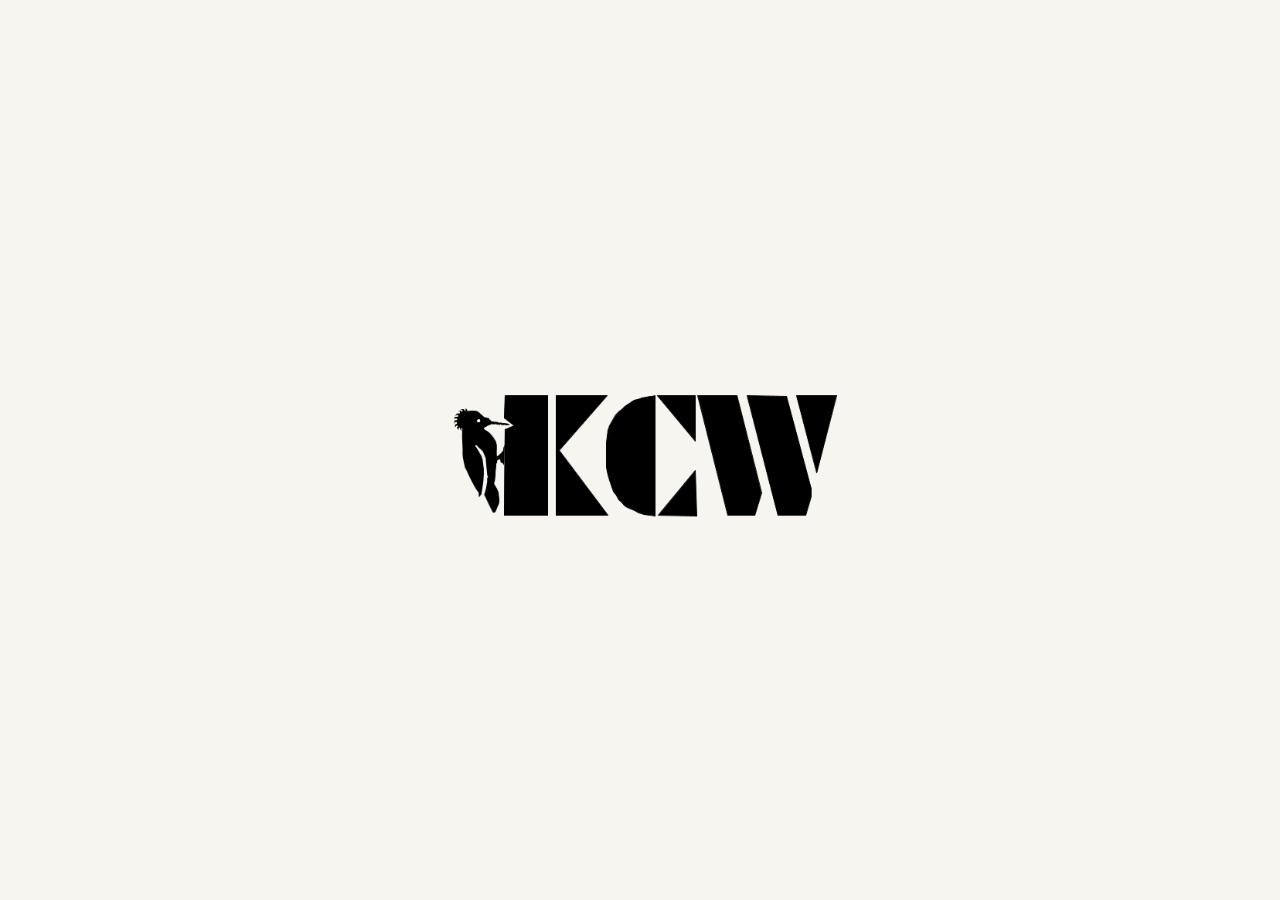
<file: index.html>
<!DOCTYPE html>
<html lang="en">
<head>
  <meta charset="UTF-8">
  <meta name="viewport" content="width=device-width, initial-scale=1.0">
  <meta name="description" content="KCW — Khizar's Custom Wood Work. Premium custom cabinetry, millwork, and bespoke woodwork in the Greater Toronto Area.">
  <title>KCW — Khizar's Custom Wood Work</title>
  <link rel="preconnect" href="https://fonts.googleapis.com">
  <link rel="preconnect" href="https://fonts.gstatic.com" crossorigin>
  <link href="https://fonts.googleapis.com/css2?family=Bebas+Neue&family=Cormorant+Garamond:ital,wght@0,400;0,500;0,600;0,700;1,400;1,500&family=Inter:wght@300;400;450;500;600&display=swap" rel="stylesheet">
  <link rel="stylesheet" href="css/styles.css">
</head>
<body data-page="home">

  <!-- Splash overlay -->
  <div class="splash" id="splash">
    <div class="splash-logo">
      <img src="assets/kcwlogo.png" alt="KCW Logo" class="splash-logo-dark" id="logoDark">
    </div>
  </div>

  <!-- Animated border line -->
  <svg class="hero-border-frame" xmlns="http://www.w3.org/2000/svg" viewBox="0 0 1000 560" preserveAspectRatio="none" aria-hidden="true">
    <rect class="hero-border-track" x="3" y="3" width="994" height="554"/>
    <rect class="hero-border-line"  x="3" y="3" width="994" height="554"/>
  </svg>

  <!-- Header injected by templates.js -->
  <div id="site-header" data-active="home"></div>

  <!-- Hero — fills viewport, no scroll -->
  <section class="hero" id="home">
    <div class="hero-bg">
      <video class="hero-bg-video" autoplay muted loop playsinline>
        <source src="assets/forest-bg.mp4" type="video/mp4">
      </video>
    </div>
    <div class="hero-center-logo">
      <img src="assets/kcw white logo .png" alt="KCW Logo" class="hero-logo">
    </div>
  </section>

  <script src="https://cdn.jsdelivr.net/npm/gsap@3.12.5/dist/gsap.min.js"></script>
  <script src="js/data.js"></script>
  <script src="js/templates.js"></script>
  <script src="js/main.js"></script>
</body>
</html>
</file>
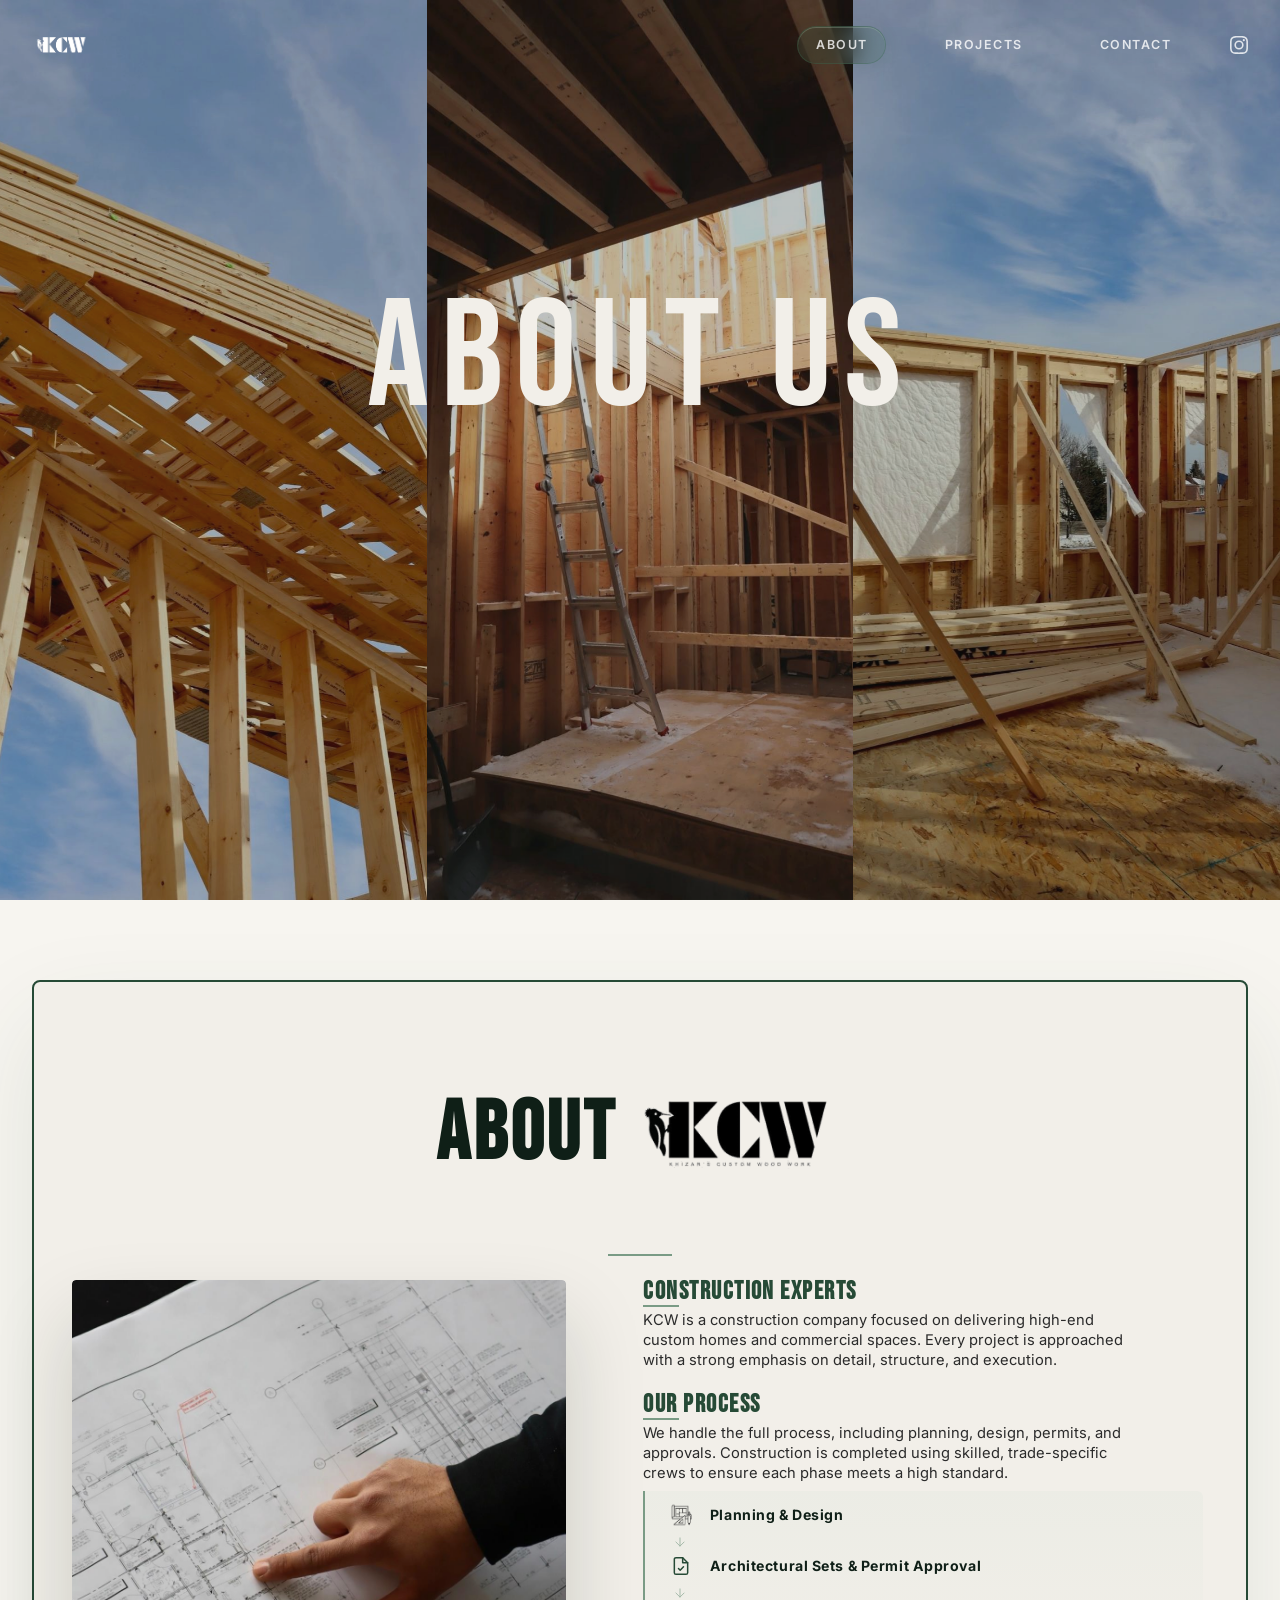
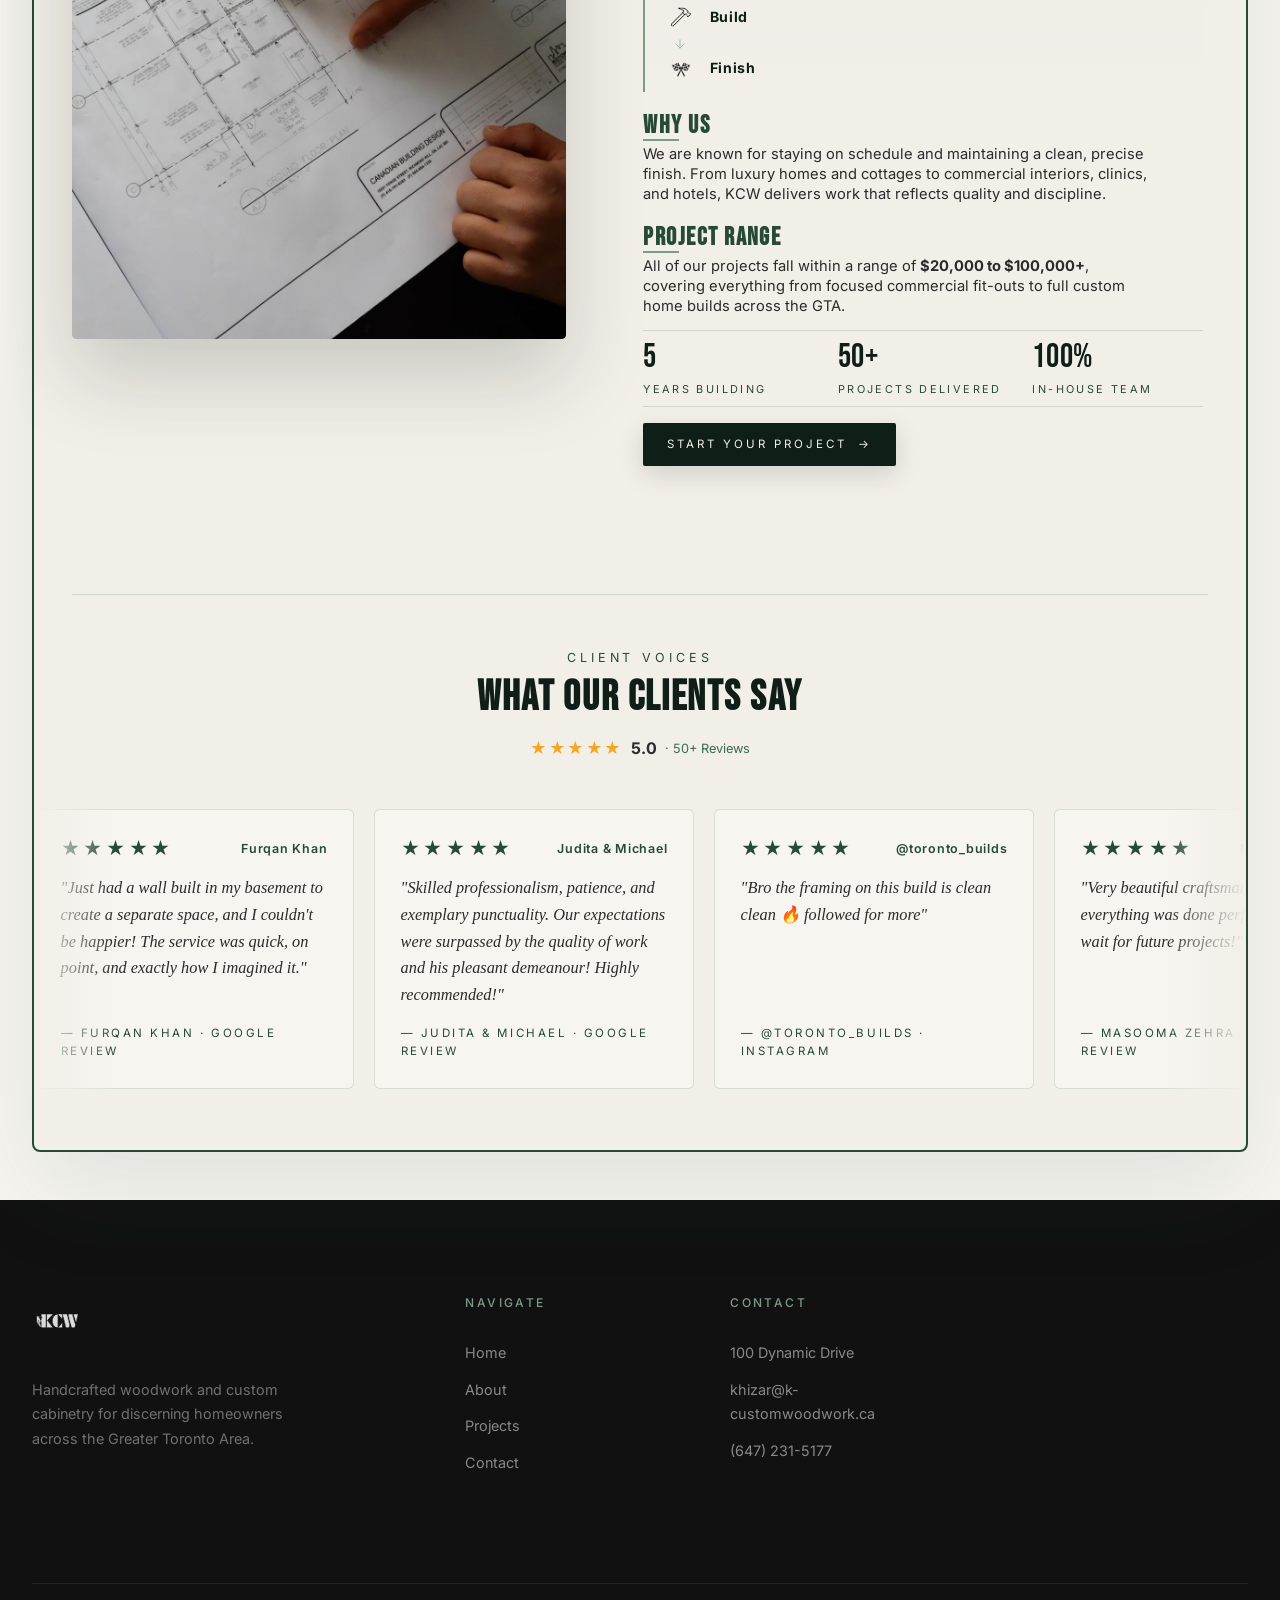
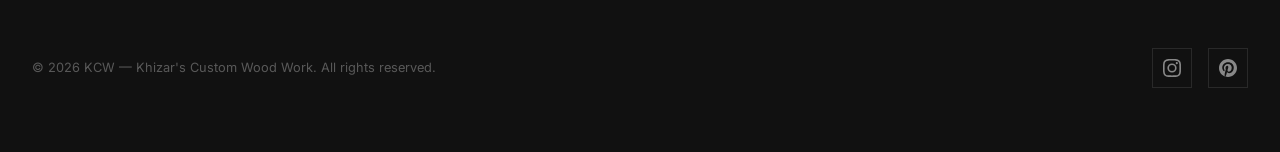
<file: about.html>
<!DOCTYPE html>
<html lang="en">
<head>
  <meta charset="UTF-8">
  <meta name="viewport" content="width=device-width, initial-scale=1.0">
  <meta name="description" content="About KCW — a construction company delivering high-end custom homes and commercial spaces across the Greater Toronto Area. 50+ projects, 5 years, 100% in-house team.">
  <meta property="og:title" content="About KCW | Custom Home Builder &amp; Commercial Contractor GTA">
  <meta property="og:description" content="KCW handles the full process — planning, design, permits, and construction — using skilled trade-specific crews to ensure every phase meets a high standard.">
  <meta property="og:type" content="website">
  <meta name="twitter:card" content="summary_large_image">
  <title>About KCW | Custom Home Builder &amp; Commercial Contractor Toronto</title>
  <link rel="preconnect" href="https://fonts.googleapis.com">
  <link rel="preconnect" href="https://fonts.gstatic.com" crossorigin>
  <link href="https://fonts.googleapis.com/css2?family=Bebas+Neue&family=Cormorant+Garamond:ital,wght@0,400;0,500;0,600;0,700;1,400;1,500&family=Inter:wght@300;400;450;500;600&display=swap" rel="stylesheet">
  <link rel="stylesheet" href="css/styles.css">
  <script>if(sessionStorage.getItem('pt-active')){document.documentElement.style.opacity='0';}</script>
</head>
<body data-page="about">

  <div id="site-header" data-active="about"></div>

  <section id="about">

    <!-- K C W Image Grid -->
    <div class="page-hero-grid" id="heroGrid">
      <div class="hero-grid-item">
        <div class="hero-grid-bg"></div>
        <div class="hero-grid-image" style="background-image: url('assets/about-hero-k.jpg');"></div>
        <div class="hero-grid-overlay"></div>
        <div class="hero-grid-letter">
          <img src="assets/letter-k.png" alt="K" class="letter-img">
        </div>
      </div>
      <div class="hero-grid-item">
        <div class="hero-grid-bg"></div>
        <div class="hero-grid-image" style="background-image: url('assets/4.jpg');"></div>
        <div class="hero-grid-overlay"></div>
        <div class="hero-grid-letter">
          <img src="assets/letter-c.png" alt="C" class="letter-img">
        </div>
      </div>
      <div class="hero-grid-item">
        <div class="hero-grid-bg"></div>
        <div class="hero-grid-image" style="background-image: url('assets/framing-exterior-lumber.jpg');"></div>
        <div class="hero-grid-overlay"></div>
        <div class="hero-grid-letter">
          <img src="assets/letter-w.png" alt="W" class="letter-img">
        </div>
      </div>
      <div class="about-hero-title">About Us</div>
    </div>

    <div class="about-intro" id="about-intro">
      <div class="container">
        <div class="about-frame reveal">

          <div class="about-frame-header">
            <h2 class="about-heading">
              <span>About</span>
              <img src="assets/logo-dark.png" alt="KCW" class="about-heading-logo">
            </h2>
            <div class="about-frame-rule"></div>
          </div>

          <div class="about-layout">
            <div class="about-media">
              <div class="about-founder-img" id="founderSlideshow">
                <img src="assets/1.jpg" alt="KCW project photo" class="founder-slide is-active">
                <img src="assets/2.jpg" alt="KCW project photo" class="founder-slide">
                <img src="assets/3.jpg" alt="KCW project photo" class="founder-slide">
                <img src="assets/4.jpg" alt="KCW project photo" class="founder-slide">
                <img src="assets/5.jpg" alt="KCW project photo" class="founder-slide">
                <img src="assets/6.jpg" alt="KCW project photo" class="founder-slide">
                <img src="assets/7.jpg" alt="KCW project photo" class="founder-slide">
                <img src="assets/8.jpg" alt="KCW project photo" class="founder-slide">
                <img src="assets/9.jpg" alt="KCW project photo" class="founder-slide">
                <img src="assets/10.jpg" alt="KCW project photo" class="founder-slide">
              </div>
            </div>

            <div class="about-content">

              <section class="about-block">
                <h3 class="about-block-title">Construction Experts</h3>
                <p>KCW is a construction company focused on delivering high-end custom homes and commercial spaces. Every project is approached with a strong emphasis on detail, structure, and execution.</p>
              </section>

              <section class="about-block">
                <h3 class="about-block-title">Our Process</h3>
                <p>We handle the full process, including planning, design, permits, and approvals. Construction is completed using skilled, trade-specific crews to ensure each phase meets a high standard.</p>

                <ol class="process-flow" aria-label="Our four-step build process">
                  <li class="process-step">
                    <span class="process-step-icon" aria-hidden="true">
                      <img src="assets/blueprint.png" alt="Blueprint">
                    </span>
                    <span class="process-step-label">Planning &amp; Design</span>
                  </li>
                  <li class="process-step-arrow" aria-hidden="true">
                    <svg viewBox="0 0 24 24" fill="none" stroke="currentColor" stroke-width="1.5" stroke-linecap="round" stroke-linejoin="round">
                      <line x1="12" y1="5" x2="12" y2="19"/>
                      <polyline points="19 12 12 19 5 12"/>
                    </svg>
                  </li>
                  <li class="process-step">
                    <span class="process-step-icon" aria-hidden="true">
                      <!-- Stamped document — Permit Approval -->
                      <svg viewBox="0 0 24 24" fill="none" stroke="currentColor" stroke-width="1.8" stroke-linecap="round" stroke-linejoin="round">
                        <path d="M14 2H6a2 2 0 0 0-2 2v16a2 2 0 0 0 2 2h12a2 2 0 0 0 2-2V8z"/>
                        <polyline points="14 2 14 8 20 8"/>
                        <polyline points="9 15 11 17 15 13"/>
                      </svg>
                    </span>
                    <span class="process-step-label">Architectural Sets &amp; Permit Approval</span>
                  </li>
                  <li class="process-step-arrow" aria-hidden="true">
                    <svg viewBox="0 0 24 24" fill="none" stroke="currentColor" stroke-width="1.5" stroke-linecap="round" stroke-linejoin="round">
                      <line x1="12" y1="5" x2="12" y2="19"/>
                      <polyline points="19 12 12 19 5 12"/>
                    </svg>
                  </li>
                  <li class="process-step">
                    <span class="process-step-icon" aria-hidden="true">
                      <img src="assets/hammer.png" alt="Hammer">
                    </span>
                    <span class="process-step-label">Build</span>
                  </li>
                  <li class="process-step-arrow" aria-hidden="true">
                    <svg viewBox="0 0 24 24" fill="none" stroke="currentColor" stroke-width="1.5" stroke-linecap="round" stroke-linejoin="round">
                      <line x1="12" y1="5" x2="12" y2="19"/>
                      <polyline points="19 12 12 19 5 12"/>
                    </svg>
                  </li>
                  <li class="process-step">
                    <span class="process-step-icon" aria-hidden="true">
                      <img src="assets/race car flags .png" alt="Checkered flags">
                    </span>
                    <span class="process-step-label">Finish</span>
                  </li>
                </ol>
              </section>

              <section class="about-block">
                <h3 class="about-block-title">Why Us</h3>
                <p>We are known for staying on schedule and maintaining a clean, precise finish. From luxury homes and cottages to commercial interiors, clinics, and hotels, KCW delivers work that reflects quality and discipline.</p>
              </section>

              <section class="about-block">
                <h3 class="about-block-title">Project Range</h3>
                <p>All of our projects fall within a range of <strong>$20,000 to $100,000+</strong>, covering everything from focused commercial fit-outs to full custom home builds across the GTA.</p>
              </section>

              <div class="about-stats">
                <div class="about-stat">
                  <span class="about-stat-number">5</span>
                  <span class="about-stat-label">Years Building</span>
                </div>
                <div class="about-stat">
                  <span class="about-stat-number">50+</span>
                  <span class="about-stat-label">Projects Delivered</span>
                </div>
                <div class="about-stat">
                  <span class="about-stat-number">100%</span>
                  <span class="about-stat-label">In-House Team</span>
                </div>
              </div>

              <a href="contact.html" class="about-cta">Start Your Project <span aria-hidden="true">→</span></a>
            </div>
          </div>

          <div class="about-reviews">
            <div class="about-reviews-header">
              <span class="about-eyebrow">Client Voices</span>
              <h3>What Our Clients Say</h3>
              <div class="reviews-rating-row">
                <span class="reviews-rating-stars">★★★★★</span>
                <span class="reviews-rating-score">5.0</span>
                <span class="reviews-rating-count">· 50+ Reviews</span>
              </div>
            </div>

            <div class="reviews-marquee-wrap" aria-label="Client reviews">
              <div class="reviews-marquee-track">

                <!-- Set 1 — 20 unique reviews -->
                <article class="review-card">
                  <div class="review-card-top"><div class="review-stars">★★★★★</div><span class="review-card-name">Furqan Khan</span></div>
                  <blockquote>"Just had a wall built in my basement to create a separate space, and I couldn't be happier! The service was quick, on point, and exactly how I imagined it."</blockquote>
                  <cite>— Furqan Khan · Google Review</cite>
                </article>

                <article class="review-card">
                  <div class="review-card-top"><div class="review-stars">★★★★★</div><span class="review-card-name">Judita &amp; Michael</span></div>
                  <blockquote>"Skilled professionalism, patience, and exemplary punctuality. Our expectations were surpassed by the quality of work and his pleasant demeanour! Highly recommended!"</blockquote>
                  <cite>— Judita &amp; Michael · Google Review</cite>
                </article>

                <article class="review-card">
                  <div class="review-card-top"><div class="review-stars">★★★★★</div><span class="review-card-name">@toronto_builds</span></div>
                  <blockquote>"Bro the framing on this build is clean clean 🔥 followed for more"</blockquote>
                  <cite>— @toronto_builds · Instagram</cite>
                </article>

                <article class="review-card">
                  <div class="review-card-top"><div class="review-stars">★★★★★</div><span class="review-card-name">Masooma Zehra</span></div>
                  <blockquote>"Very beautiful craftsmanship, everything was done perfectly. Can't wait for future projects!"</blockquote>
                  <cite>— Masooma Zehra · Google Review</cite>
                </article>

                <article class="review-card">
                  <div class="review-card-top"><div class="review-stars">★★★★★</div><span class="review-card-name">Sarah Mitchell</span></div>
                  <blockquote>"KCW transformed our main floor completely. The millwork detail in the kitchen alone was worth every penny — you can tell these guys take serious pride in their craft."</blockquote>
                  <cite>— Sarah Mitchell · Google Review</cite>
                </article>

                <article class="review-card">
                  <div class="review-card-top"><div class="review-stars">★★★★★</div><span class="review-card-name">@gta_homeowner</span></div>
                  <blockquote>"The custom staircase they built is genuinely the best feature in our home now. Everyone asks about it 👏"</blockquote>
                  <cite>— @gta_homeowner · Instagram</cite>
                </article>

                <article class="review-card">
                  <div class="review-card-top"><div class="review-stars">★★★★★</div><span class="review-card-name">Farwa Naqvi</span></div>
                  <blockquote>"Amazing customer service. Done exactly how I asked — would highly recommend to anyone looking for quality work."</blockquote>
                  <cite>— Farwa Naqvi · Google Review</cite>
                </article>

                <article class="review-card">
                  <div class="review-card-top"><div class="review-stars">★★★★★</div><span class="review-card-name">David Chen</span></div>
                  <blockquote>"Full custom home build from foundation to finish. Khizar's crew handled every trade phase without a single handoff issue. On budget, on time — rare in this industry."</blockquote>
                  <cite>— David Chen · Google Review</cite>
                </article>

                <article class="review-card">
                  <div class="review-card-top"><div class="review-stars">★★★★★</div><span class="review-card-name">@nadia.interiors</span></div>
                  <blockquote>"Referred KCW to three of my clients already. The attention to detail on trim and finishing work is honestly unmatched in the GTA 🙌"</blockquote>
                  <cite>— @nadia.interiors · Instagram</cite>
                </article>

                <article class="review-card">
                  <div class="review-card-top"><div class="review-stars">★★★★★</div><span class="review-card-name">Priya Sharma</span></div>
                  <blockquote>"Had our basement fully finished — legal suite, separate entrance, the works. Communication throughout was excellent and the result looks incredible."</blockquote>
                  <cite>— Priya Sharma · Google Review</cite>
                </article>

                <article class="review-card">
                  <div class="review-card-top"><div class="review-stars">★★★★★</div><span class="review-card-name">@hassan.construct</span></div>
                  <blockquote>"Been in the trades 15 years and I know quality when I see it. KCW's work on that Skyridge project is next level 💯"</blockquote>
                  <cite>— @hassan.construct · Instagram</cite>
                </article>

                <article class="review-card">
                  <div class="review-card-top"><div class="review-stars">★★★★★</div><span class="review-card-name">Omar Abdullah</span></div>
                  <blockquote>"KCW did the full commercial fit-out for our dental office. Clean, professional, fast — they worked around our schedule and delivered ahead of deadline."</blockquote>
                  <cite>— Omar Abdullah · Google Review</cite>
                </article>

                <article class="review-card">
                  <div class="review-card-top"><div class="review-stars">★★★★★</div><span class="review-card-name">@mk_renovations</span></div>
                  <blockquote>"That kitchen remodel they posted is insane. The island detail alone 😮 saving this for inspiration"</blockquote>
                  <cite>— @mk_renovations · Instagram</cite>
                </article>

                <article class="review-card">
                  <div class="review-card-top"><div class="review-stars">★★★★★</div><span class="review-card-name">Jennifer Walsh</span></div>
                  <blockquote>"We added a second storey to our bungalow and KCW managed the entire project. Structural, framing, drywall, finish — one crew, zero chaos. Highly recommend."</blockquote>
                  <cite>— Jennifer Walsh · Google Review</cite>
                </article>

                <article class="review-card">
                  <div class="review-card-top"><div class="review-stars">★★★★★</div><span class="review-card-name">@rizwan.toronto</span></div>
                  <blockquote>"Asked for a quote expecting the usual runaround. Got a detailed breakdown same day and work started within the week. This is how it should be done 🤝"</blockquote>
                  <cite>— @rizwan.toronto · Instagram</cite>
                </article>

                <article class="review-card">
                  <div class="review-card-top"><div class="review-stars">★★★★★</div><span class="review-card-name">Aisha Raza</span></div>
                  <blockquote>"Our new home was built by KCW from the ground up. Khizar was involved every step of the way — responsive, honest, and clearly cares about the end result."</blockquote>
                  <cite>— Aisha Raza · Google Review</cite>
                </article>

                <article class="review-card">
                  <div class="review-card-top"><div class="review-stars">★★★★★</div><span class="review-card-name">@lisa_home_co</span></div>
                  <blockquote>"The hardwood install they did on Brimley is gorgeous. Seamless transitions room to room — you can tell it was done right ✨"</blockquote>
                  <cite>— @lisa_home_co · Instagram</cite>
                </article>

                <article class="review-card">
                  <div class="review-card-top"><div class="review-stars">★★★★★</div><span class="review-card-name">Michael Torres</span></div>
                  <blockquote>"Hired KCW for a full exterior renovation — new cladding, windows, front porch rebuild. Neighbours kept asking who did the work. Professional from start to finish."</blockquote>
                  <cite>— Michael Torres · Google Review</cite>
                </article>

                <article class="review-card">
                  <div class="review-card-top"><div class="review-stars">★★★★★</div><span class="review-card-name">@homestyle_gta</span></div>
                  <blockquote>"Every reel on this page is a real project they built. No stock footage, no fluff — just actual work. That alone says everything 🔨"</blockquote>
                  <cite>— @homestyle_gta · Instagram</cite>
                </article>

                <article class="review-card">
                  <div class="review-card-top"><div class="review-stars">★★★★★</div><span class="review-card-name">Google Reviewer</span></div>
                  <blockquote>"Khizar did a fantastic job on our basement — the woodwork is beautiful and every finishing detail was done with great care. The room feels cozy and inviting. Would highly recommend!"</blockquote>
                  <cite>— Google Reviewer · Google Review</cite>
                </article>

                <!-- Set 2 — duplicate for seamless loop -->
                <article class="review-card" aria-hidden="true">
                  <div class="review-card-top"><div class="review-stars">★★★★★</div><span class="review-card-name">Furqan Khan</span></div>
                  <blockquote>"Just had a wall built in my basement to create a separate space, and I couldn't be happier! The service was quick, on point, and exactly how I imagined it."</blockquote>
                  <cite>— Furqan Khan · Google Review</cite>
                </article>

                <article class="review-card" aria-hidden="true">
                  <div class="review-card-top"><div class="review-stars">★★★★★</div><span class="review-card-name">Judita &amp; Michael</span></div>
                  <blockquote>"Skilled professionalism, patience, and exemplary punctuality. Our expectations were surpassed by the quality of work and his pleasant demeanour! Highly recommended!"</blockquote>
                  <cite>— Judita &amp; Michael · Google Review</cite>
                </article>

                <article class="review-card" aria-hidden="true">
                  <div class="review-card-top"><div class="review-stars">★★★★★</div><span class="review-card-name">@toronto_builds</span></div>
                  <blockquote>"Bro the framing on this build is clean clean 🔥 followed for more"</blockquote>
                  <cite>— @toronto_builds · Instagram</cite>
                </article>

                <article class="review-card" aria-hidden="true">
                  <div class="review-card-top"><div class="review-stars">★★★★★</div><span class="review-card-name">Masooma Zehra</span></div>
                  <blockquote>"Very beautiful craftsmanship, everything was done perfectly. Can't wait for future projects!"</blockquote>
                  <cite>— Masooma Zehra · Google Review</cite>
                </article>

                <article class="review-card" aria-hidden="true">
                  <div class="review-card-top"><div class="review-stars">★★★★★</div><span class="review-card-name">Sarah Mitchell</span></div>
                  <blockquote>"KCW transformed our main floor completely. The millwork detail in the kitchen alone was worth every penny — you can tell these guys take serious pride in their craft."</blockquote>
                  <cite>— Sarah Mitchell · Google Review</cite>
                </article>

                <article class="review-card" aria-hidden="true">
                  <div class="review-card-top"><div class="review-stars">★★★★★</div><span class="review-card-name">@gta_homeowner</span></div>
                  <blockquote>"The custom staircase they built is genuinely the best feature in our home now. Everyone asks about it 👏"</blockquote>
                  <cite>— @gta_homeowner · Instagram</cite>
                </article>

                <article class="review-card" aria-hidden="true">
                  <div class="review-card-top"><div class="review-stars">★★★★★</div><span class="review-card-name">Farwa Naqvi</span></div>
                  <blockquote>"Amazing customer service. Done exactly how I asked — would highly recommend to anyone looking for quality work."</blockquote>
                  <cite>— Farwa Naqvi · Google Review</cite>
                </article>

                <article class="review-card" aria-hidden="true">
                  <div class="review-card-top"><div class="review-stars">★★★★★</div><span class="review-card-name">David Chen</span></div>
                  <blockquote>"Full custom home build from foundation to finish. Khizar's crew handled every trade phase without a single handoff issue. On budget, on time — rare in this industry."</blockquote>
                  <cite>— David Chen · Google Review</cite>
                </article>

                <article class="review-card" aria-hidden="true">
                  <div class="review-card-top"><div class="review-stars">★★★★★</div><span class="review-card-name">@nadia.interiors</span></div>
                  <blockquote>"Referred KCW to three of my clients already. The attention to detail on trim and finishing work is honestly unmatched in the GTA 🙌"</blockquote>
                  <cite>— @nadia.interiors · Instagram</cite>
                </article>

                <article class="review-card" aria-hidden="true">
                  <div class="review-card-top"><div class="review-stars">★★★★★</div><span class="review-card-name">Priya Sharma</span></div>
                  <blockquote>"Had our basement fully finished — legal suite, separate entrance, the works. Communication throughout was excellent and the result looks incredible."</blockquote>
                  <cite>— Priya Sharma · Google Review</cite>
                </article>

                <article class="review-card" aria-hidden="true">
                  <div class="review-card-top"><div class="review-stars">★★★★★</div><span class="review-card-name">@hassan.construct</span></div>
                  <blockquote>"Been in the trades 15 years and I know quality when I see it. KCW's work on that Skyridge project is next level 💯"</blockquote>
                  <cite>— @hassan.construct · Instagram</cite>
                </article>

                <article class="review-card" aria-hidden="true">
                  <div class="review-card-top"><div class="review-stars">★★★★★</div><span class="review-card-name">Omar Abdullah</span></div>
                  <blockquote>"KCW did the full commercial fit-out for our dental office. Clean, professional, fast — they worked around our schedule and delivered ahead of deadline."</blockquote>
                  <cite>— Omar Abdullah · Google Review</cite>
                </article>

                <article class="review-card" aria-hidden="true">
                  <div class="review-card-top"><div class="review-stars">★★★★★</div><span class="review-card-name">@mk_renovations</span></div>
                  <blockquote>"That kitchen remodel they posted is insane. The island detail alone 😮 saving this for inspiration"</blockquote>
                  <cite>— @mk_renovations · Instagram</cite>
                </article>

                <article class="review-card" aria-hidden="true">
                  <div class="review-card-top"><div class="review-stars">★★★★★</div><span class="review-card-name">Jennifer Walsh</span></div>
                  <blockquote>"We added a second storey to our bungalow and KCW managed the entire project. Structural, framing, drywall, finish — one crew, zero chaos. Highly recommend."</blockquote>
                  <cite>— Jennifer Walsh · Google Review</cite>
                </article>

                <article class="review-card" aria-hidden="true">
                  <div class="review-card-top"><div class="review-stars">★★★★★</div><span class="review-card-name">@rizwan.toronto</span></div>
                  <blockquote>"Asked for a quote expecting the usual runaround. Got a detailed breakdown same day and work started within the week. This is how it should be done 🤝"</blockquote>
                  <cite>— @rizwan.toronto · Instagram</cite>
                </article>

                <article class="review-card" aria-hidden="true">
                  <div class="review-card-top"><div class="review-stars">★★★★★</div><span class="review-card-name">Aisha Raza</span></div>
                  <blockquote>"Our new home was built by KCW from the ground up. Khizar was involved every step of the way — responsive, honest, and clearly cares about the end result."</blockquote>
                  <cite>— Aisha Raza · Google Review</cite>
                </article>

                <article class="review-card" aria-hidden="true">
                  <div class="review-card-top"><div class="review-stars">★★★★★</div><span class="review-card-name">@lisa_home_co</span></div>
                  <blockquote>"The hardwood install they did on Brimley is gorgeous. Seamless transitions room to room — you can tell it was done right ✨"</blockquote>
                  <cite>— @lisa_home_co · Instagram</cite>
                </article>

                <article class="review-card" aria-hidden="true">
                  <div class="review-card-top"><div class="review-stars">★★★★★</div><span class="review-card-name">Michael Torres</span></div>
                  <blockquote>"Hired KCW for a full exterior renovation — new cladding, windows, front porch rebuild. Neighbours kept asking who did the work. Professional from start to finish."</blockquote>
                  <cite>— Michael Torres · Google Review</cite>
                </article>

                <article class="review-card" aria-hidden="true">
                  <div class="review-card-top"><div class="review-stars">★★★★★</div><span class="review-card-name">@homestyle_gta</span></div>
                  <blockquote>"Every reel on this page is a real project they built. No stock footage, no fluff — just actual work. That alone says everything 🔨"</blockquote>
                  <cite>— @homestyle_gta · Instagram</cite>
                </article>

                <article class="review-card" aria-hidden="true">
                  <div class="review-card-top"><div class="review-stars">★★★★★</div><span class="review-card-name">Google Reviewer</span></div>
                  <blockquote>"Khizar did a fantastic job on our basement — the woodwork is beautiful and every finishing detail was done with great care. The room feels cozy and inviting. Would highly recommend!"</blockquote>
                  <cite>— Google Reviewer · Google Review</cite>
                </article>

              </div>
            </div>
          </div>

        </div>
      </div>
    </div>

  </section>


  <div id="site-footer" data-variant="full"></div>

  <script src="js/data.js"></script>
  <script src="js/templates.js"></script>
  <script src="js/main.js"></script>
</body>
</html>
</file>
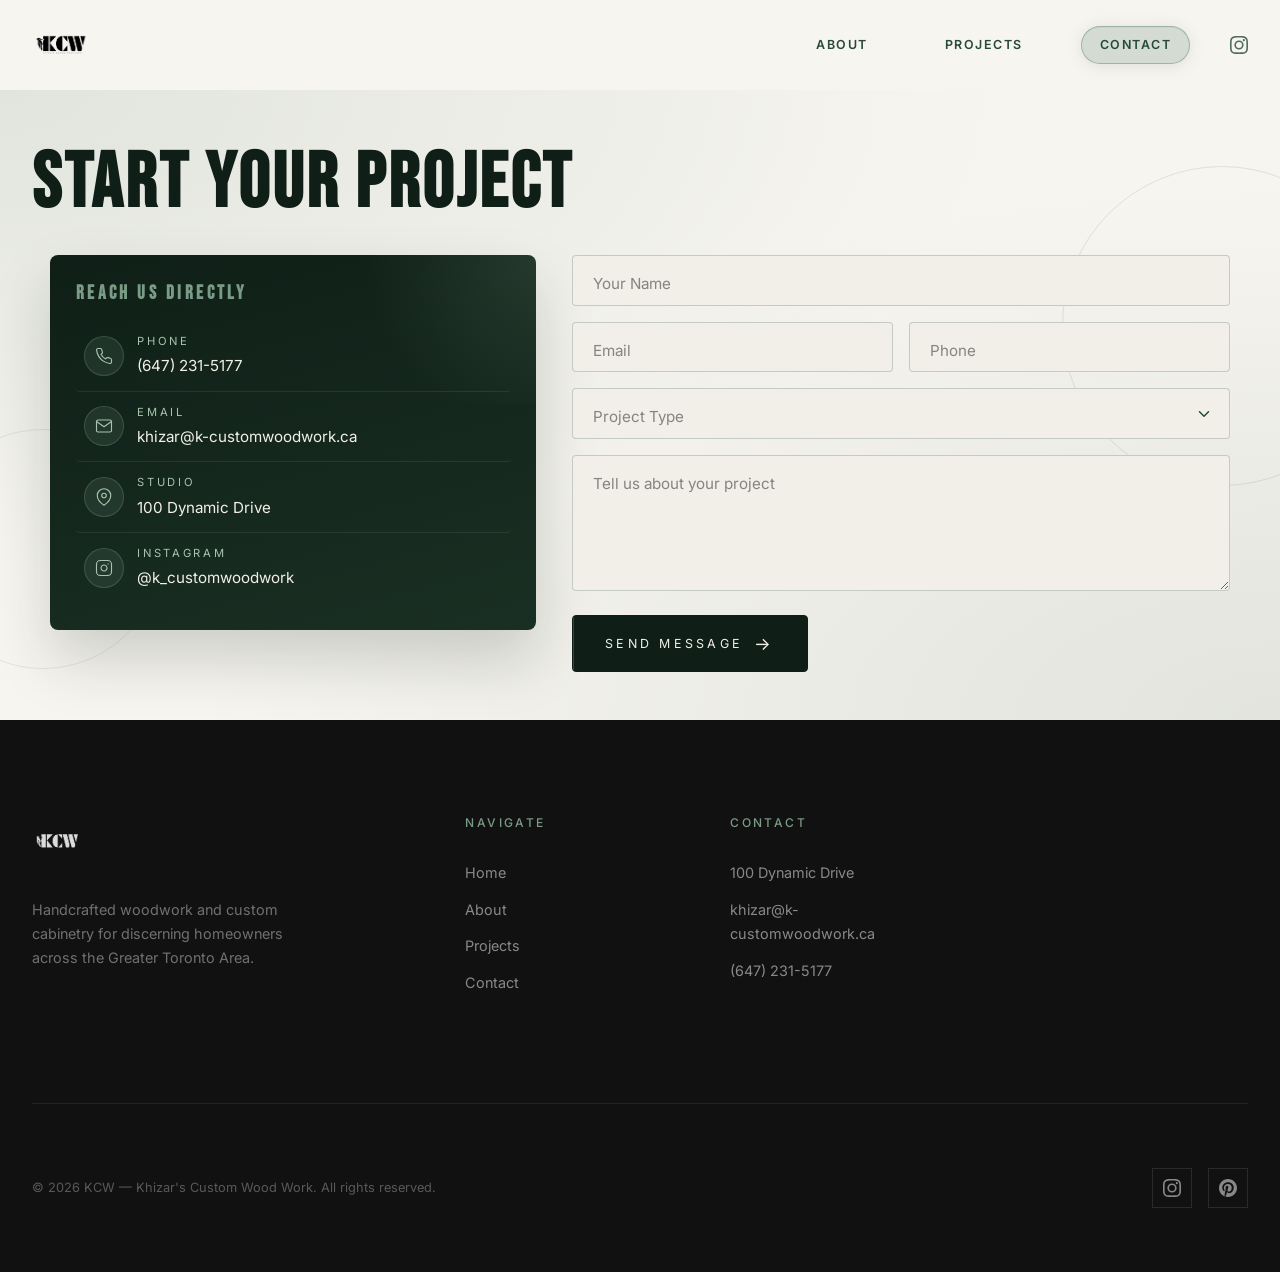
<file: contact.html>
<!DOCTYPE html>
<html lang="en">
<head>
  <meta charset="UTF-8">
  <meta name="viewport" content="width=device-width, initial-scale=1.0">
  <meta name="description" content="Contact KCW — get a quote for your custom home, commercial fit-out, or renovation in the Greater Toronto Area. Call (647) 231-5177 or send a message.">
  <meta property="og:title" content="Contact KCW | Custom Home Builder Toronto — (647) 231-5177">
  <meta property="og:description" content="Tell us about your project — we'll come back with what it really takes to do it right. Custom homes, commercial fit-outs, and renovations across the GTA.">
  <meta property="og:type" content="website">
  <meta name="twitter:card" content="summary_large_image">
  <title>Contact KCW | Custom Home Builder Toronto — (647) 231-5177</title>
  <link rel="preconnect" href="https://fonts.googleapis.com">
  <link rel="preconnect" href="https://fonts.gstatic.com" crossorigin>
  <link href="https://fonts.googleapis.com/css2?family=Bebas+Neue&family=Cormorant+Garamond:ital,wght@0,400;0,500;0,600;0,700;1,400;1,500&family=Inter:wght@300;400;450;500;600&display=swap" rel="stylesheet">
  <link rel="stylesheet" href="css/styles.css">
  <script>if(sessionStorage.getItem('pt-active')){document.documentElement.style.opacity='0';}</script>
</head>
<body data-page="contact">

  <div id="site-header" data-active="contact" data-scrolled="true"></div>

  <section id="contact" class="contact-section contact-section-v2 reveal">
    <div class="contact-bg" aria-hidden="true"></div>
    <div class="container">

      <header class="contact-header">
        <h2 class="contact-title">Start Your Project</h2>
      </header>

      <div class="contact-grid-v2">

        <aside class="contact-info-panel">
          <h3 class="contact-info-heading">Reach Us Directly</h3>

          <a href="tel:+16472315177" class="contact-info-row">
            <span class="contact-info-icon" aria-hidden="true">
              <svg viewBox="0 0 24 24" fill="none" stroke="currentColor" stroke-width="1.5" stroke-linecap="round" stroke-linejoin="round">
                <path d="M22 16.92v3a2 2 0 0 1-2.18 2 19.79 19.79 0 0 1-8.63-3.07 19.5 19.5 0 0 1-6-6 19.79 19.79 0 0 1-3.07-8.67A2 2 0 0 1 4.11 2h3a2 2 0 0 1 2 1.72c.13.96.37 1.9.72 2.81a2 2 0 0 1-.45 2.11L8.09 9.91a16 16 0 0 0 6 6l1.27-1.27a2 2 0 0 1 2.11-.45c.91.35 1.85.59 2.81.72a2 2 0 0 1 1.72 2z"/>
              </svg>
            </span>
            <span class="contact-info-meta">
              <span class="contact-info-label">Phone</span>
              <span class="contact-info-value">(647) 231-5177</span>
            </span>
          </a>

          <a href="mailto:khizar@k-customwoodwork.ca" class="contact-info-row">
            <span class="contact-info-icon" aria-hidden="true">
              <svg viewBox="0 0 24 24" fill="none" stroke="currentColor" stroke-width="1.5" stroke-linecap="round" stroke-linejoin="round">
                <path d="M4 4h16c1.1 0 2 .9 2 2v12c0 1.1-.9 2-2 2H4c-1.1 0-2-.9-2-2V6c0-1.1.9-2 2-2z"/>
                <polyline points="22,6 12,13 2,6"/>
              </svg>
            </span>
            <span class="contact-info-meta">
              <span class="contact-info-label">Email</span>
              <span class="contact-info-value">khizar@k-customwoodwork.ca</span>
            </span>
          </a>

          <div class="contact-info-row contact-info-row-static">
            <span class="contact-info-icon" aria-hidden="true">
              <svg viewBox="0 0 24 24" fill="none" stroke="currentColor" stroke-width="1.5" stroke-linecap="round" stroke-linejoin="round">
                <path d="M21 10c0 7-9 13-9 13s-9-6-9-13a9 9 0 0 1 18 0z"/>
                <circle cx="12" cy="10" r="3"/>
              </svg>
            </span>
            <span class="contact-info-meta">
              <span class="contact-info-label">Studio</span>
              <span class="contact-info-value">100 Dynamic Drive</span>
            </span>
          </div>

          <a href="https://www.instagram.com/k_customwoodwork/" target="_blank" rel="noopener" class="contact-info-row">
            <span class="contact-info-icon" aria-hidden="true">
              <svg viewBox="0 0 24 24" fill="none" stroke="currentColor" stroke-width="1.5" stroke-linecap="round" stroke-linejoin="round">
                <rect x="2" y="2" width="20" height="20" rx="5" ry="5"/>
                <path d="M16 11.37A4 4 0 1 1 12.63 8 4 4 0 0 1 16 11.37z"/>
                <line x1="17.5" y1="6.5" x2="17.51" y2="6.5"/>
              </svg>
            </span>
            <span class="contact-info-meta">
              <span class="contact-info-label">Instagram</span>
              <span class="contact-info-value">@k_customwoodwork</span>
            </span>
          </a>
        </aside>

        <form class="contact-form-v2" id="contactForm" action="https://api.web3forms.com/submit" method="POST" novalidate>
          <input type="hidden" name="access_key" value="YOUR_ACCESS_KEY_HERE">
          <input type="hidden" name="subject" value="New enquiry from KCW website">
          <input type="hidden" name="from_name" value="KCW Website Contact Form">
          <input type="checkbox" name="botcheck" style="display:none;" tabindex="-1" autocomplete="off">

          <div class="field">
            <input type="text" id="name" name="name" required placeholder=" ">
            <label for="name">Your Name</label>
          </div>

          <div class="field-row">
            <div class="field">
              <input type="email" id="email" name="email" required placeholder=" ">
              <label for="email">Email</label>
            </div>
            <div class="field">
              <input type="tel" id="phone" name="phone" placeholder=" ">
              <label for="phone">Phone</label>
            </div>
          </div>

          <div class="field">
            <select id="service" name="service" required>
              <option value="" disabled selected hidden></option>
              <option>Custom Home Build</option>
              <option>Commercial Fit-Out</option>
              <option>Renovation</option>
              <option>Addition / Second Storey</option>
              <option>Other</option>
            </select>
            <label for="service">Project Type</label>
          </div>

          <div class="field">
            <textarea id="message" name="message" rows="5" required placeholder=" "></textarea>
            <label for="message">Tell us about your project</label>
          </div>

          <button type="submit" class="contact-submit" id="submitBtn">
            <span class="contact-submit-label">Send Message</span>
            <span class="contact-submit-arrow" aria-hidden="true">→</span>
          </button>
        </form>

      </div>
    </div>
  </section>

  <div id="site-footer" data-variant="full"></div>

  <script src="js/data.js"></script>
  <script src="js/templates.js"></script>
  <script src="js/main.js"></script>
</body>
</html>
</file>
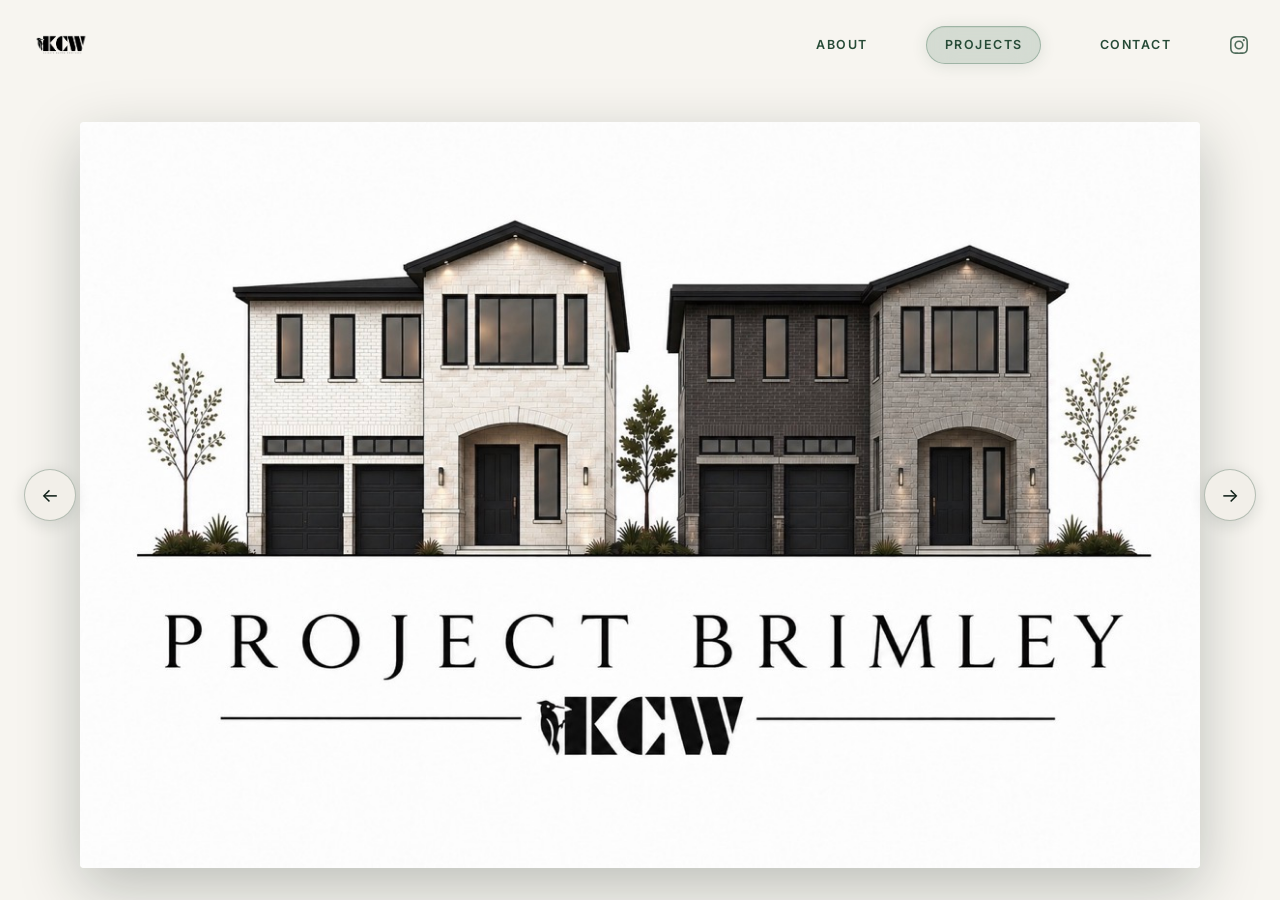
<file: portfolio.html>
<!DOCTYPE html>
<html lang="en">
<head>
  <meta charset="UTF-8">
  <meta name="viewport" content="width=device-width, initial-scale=1.0">
  <meta name="description" content="KCW Projects — 50+ custom homes, commercial fit-outs, and construction builds across the Greater Toronto Area. Every project built in-house from permit to punch list.">
  <meta property="og:title" content="Projects — KCW | Custom Homes &amp; Commercial Builds GTA">
  <meta property="og:description" content="Every project planned, permitted, built, and finished by the KCW crew — no hand-offs, no dropped details.">
  <meta property="og:type" content="website">
  <meta name="twitter:card" content="summary_large_image">
  <title>Projects — KCW | Custom Homes &amp; Commercial Builds Toronto</title>
  <link rel="preconnect" href="https://fonts.googleapis.com">
  <link rel="preconnect" href="https://fonts.gstatic.com" crossorigin>
  <link href="https://fonts.googleapis.com/css2?family=Bebas+Neue&family=Cormorant+Garamond:ital,wght@0,400;0,500;0,600;0,700;1,400;1,500&family=Inter:wght@300;400;450;500;600&display=swap" rel="stylesheet">
  <link rel="stylesheet" href="css/styles.css">
  <script>if(sessionStorage.getItem('pt-active')){document.documentElement.style.opacity='0';}</script>
</head>
<body data-page="portfolio">

  <div id="site-header" data-active="portfolio" data-scrolled="true"></div>

  <section id="portfolio" class="portfolio-section">
    <div class="project-stage" id="projectStage">
      <button type="button" class="project-nav project-nav-prev" aria-label="Previous project">
        <span aria-hidden="true">&larr;</span>
      </button>
      <div class="project-track" id="projectTrack"></div>
      <button type="button" class="project-nav project-nav-next" aria-label="Next project">
        <span aria-hidden="true">&rarr;</span>
      </button>
    </div>
  </section>

  <script src="https://cdn.jsdelivr.net/npm/gsap@3.12.5/dist/gsap.min.js"></script>
  <script src="js/data.js"></script>
  <script src="js/templates.js"></script>
  <script src="js/main.js"></script>
</body>
</html>
</file>
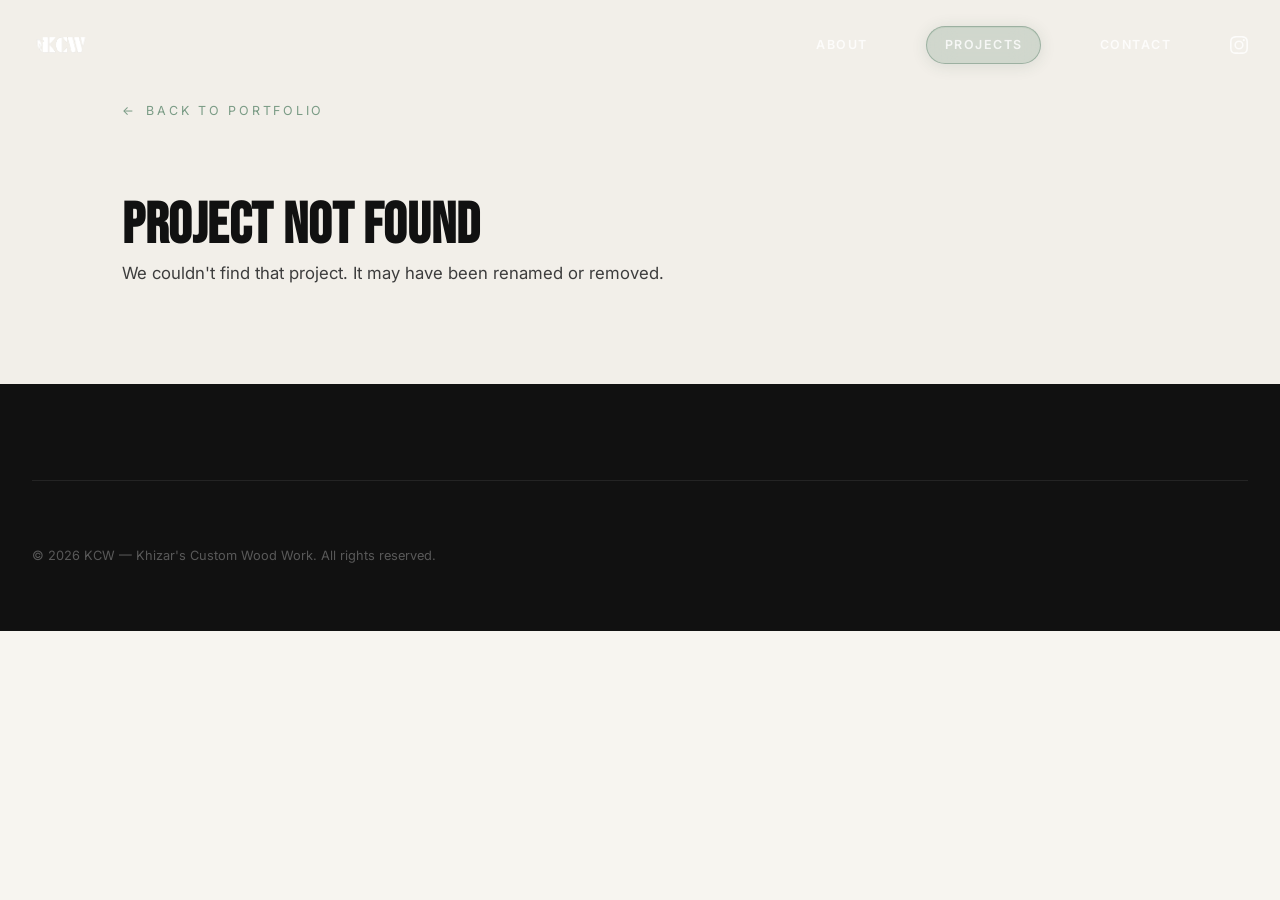
<file: project.html>
<!DOCTYPE html>
<html lang="en">
<head>
  <meta charset="UTF-8">
  <meta name="viewport" content="width=device-width, initial-scale=1.0">
  <meta name="description" content="KCW Project — custom homes, commercial fit-outs, and structural builds across the Greater Toronto Area.">
  <meta property="og:title" content="Project — KCW">
  <meta property="og:type" content="website">
  <meta name="twitter:card" content="summary_large_image">
  <title>Project — KCW | Custom Construction Toronto</title>
  <link rel="preconnect" href="https://fonts.googleapis.com">
  <link rel="preconnect" href="https://fonts.gstatic.com" crossorigin>
  <link href="https://fonts.googleapis.com/css2?family=Bebas+Neue&family=Cormorant+Garamond:ital,wght@0,400;0,500;0,600;0,700;1,400;1,500&family=Inter:wght@300;400;450;500;600&display=swap" rel="stylesheet">
  <link rel="stylesheet" href="css/styles.css">
  <script>if(sessionStorage.getItem('pt-active')){document.documentElement.style.opacity='0';}</script>
</head>
<body data-page="project-detail">

  <div id="site-header" data-active="portfolio" data-scrolled="true"></div>
  <main id="detail-root" data-type="project"></main>
  <div id="site-footer" data-variant="minimal"></div>

  <script src="js/data.js"></script>
  <script src="js/templates.js"></script>
  <script src="js/main.js"></script>
</body>
</html>
</file>
<file: css/styles.css>
/* ============================================
   KCW - Khizar's Custom Wood Work
   Premium Design System & Styles
   ============================================ */

/* --- CSS Custom Properties --- */
:root {
  /* Brand Greens */
  --green-deepest: #0F1F17;
  --green-deep: #1A2F23;
  --green-rich: #264A36;
  --green-mid: #3A6B50;
  --green-sage: #7A9B85;
  --green-light: #A8C4AD;
  --green-pale: #D0E0D4;

  /* Neutrals */
  --white: #F2EFE9;
  --white-warm: #F7F5F0;
  --white-off: #EDEBE5;
  --stone: #D5D0C5;
  --stone-mid: #B8B0A2;
  --charcoal: #2B2B2B;
  --charcoal-light: #3D3D3D;
  --black: #111111;
  --black-pure: #000000;

  /* Typography */
  --font-heading: 'Bebas Neue', 'Arial Black', sans-serif;
  --font-body: 'Inter', 'Helvetica Neue', Arial, sans-serif;
  --font-accent: 'Cormorant', 'Georgia', serif;

  /* Spacing */
  --space-xs: 0.5rem;
  --space-sm: 1rem;
  --space-md: 2rem;
  --space-lg: 4rem;
  --space-xl: 6rem;
  --space-2xl: 8rem;
  --space-3xl: 12rem;

  /* Layout */
  --container-max: 1400px;
  --container-narrow: 900px;
  --container-wide: 1600px;

  /* Transitions */
  --ease-out-expo: cubic-bezier(0.16, 1, 0.3, 1);
  --ease-out-quart: cubic-bezier(0.25, 1, 0.5, 1);
  --ease-in-out: cubic-bezier(0.65, 0, 0.35, 1);
  --duration-fast: 0.35s;
  --duration-normal: 0.6s;
  --duration-slow: 1s;
  --duration-slower: 1.4s;

  /* Header */
  --header-height: 90px;
}

/* --- Splash Screen — white bg + KCW logo, smooth fade --- */
.splash {
  position: fixed;
  inset: 0;
  display: flex;
  align-items: center;
  justify-content: center;
  background: var(--white-warm);
  z-index: 10000;
  opacity: 1;
  transition: opacity 0.9s cubic-bezier(0.4, 0, 0.2, 1);
}

.splash.exit {
  opacity: 0;
  pointer-events: none;
}

.splash-logo {
  width: clamp(420px, 58vw, 820px);
}

.splash-logo-dark {
  width: 100%;
  height: auto;
  display: block;
  opacity: 0;
  transform: scale(0.96);
  transition:
    opacity 0.9s cubic-bezier(0.4, 0, 0.2, 1),
    transform 1.2s cubic-bezier(0.4, 0, 0.2, 1);
}

.splash-logo-dark.visible {
  opacity: 1;
  transform: scale(1);
}

/* --- Reset & Base --- */
*,
*::before,
*::after {
  margin: 0;
  padding: 0;
  box-sizing: border-box;
}

html {
  font-size: 16px;
  scroll-behavior: smooth;
  -webkit-font-smoothing: antialiased;
  -moz-osx-font-smoothing: grayscale;
}

body {
  font-family: var(--font-body);
  color: var(--charcoal);
  background-color: var(--white-warm);
  line-height: 1.7;
  overflow-x: hidden;
}

body.menu-open {
  overflow: hidden;
}

/* ============================================
   PER-PAGE BODY RULES (multi-page architecture)
   ============================================ */

/* Home: hero is full viewport, nothing else — disable scroll. */
body[data-page="home"] {
  overflow: hidden;
  height: 100vh;
}

/* About: K/C/W grid is the page hero — kill the cream gap above it. */
body[data-page="about"] #about {
  padding-top: 0;
}

/* Pages without a full-bleed visual hero need their content pushed below
   the fixed header instead of behind it. */
body[data-page="portfolio"],
body[data-page="contact"] {
  padding-top: var(--header-height);
}

/* Portfolio + contact have no dark hero — always show dark logo + green nav */
body[data-page="portfolio"] .header .logo-img-light,
body[data-page="contact"] .header .logo-img-light {
  display: none;
}
body[data-page="portfolio"] .header .logo-img-dark,
body[data-page="contact"] .header .logo-img-dark {
  display: block;
}
body[data-page="portfolio"] .header .nav-link,
body[data-page="contact"] .header .nav-link {
  color: var(--green-rich);
}
body[data-page="portfolio"] .header .nav-link:hover,
body[data-page="contact"] .header .nav-link:hover {
  color: var(--green-deepest);
}
body[data-page="portfolio"] .header .hamburger span,
body[data-page="contact"] .header .hamburger span {
  background: var(--black);
}

img {
  max-width: 100%;
  height: auto;
  display: block;
}

a {
  color: inherit;
  text-decoration: none;
}

ul, ol {
  list-style: none;
}

button {
  border: none;
  background: none;
  cursor: pointer;
  font-family: inherit;
}

input, textarea, select {
  font-family: inherit;
  font-size: inherit;
}

/* --- Typography --- */
h1, h2, h3, h4, h5, h6 {
  font-family: var(--font-heading);
  font-weight: 500;
  line-height: 1.15;
  color: var(--black);
}

h1 {
  font-family: var(--font-heading);
  font-size: clamp(2.8rem, 6vw, 5.5rem);
  font-weight: 700;
  letter-spacing: 0.02em;
  text-transform: uppercase;
}

h2 {
  font-family: var(--font-heading);
  font-size: clamp(2.2rem, 4.5vw, 4rem);
  font-weight: 700;
  letter-spacing: 0.01em;
  text-transform: uppercase;
}

h3 {
  font-family: var(--font-heading);
  font-size: clamp(1.6rem, 3vw, 2.4rem);
  font-weight: 700;
  letter-spacing: 0.005em;
}

h4 {
  font-family: var(--font-heading);
  font-size: clamp(1.2rem, 2vw, 1.6rem);
  font-weight: 700;
}

p {
  font-size: 1.05rem;
  color: var(--charcoal-light);
  max-width: 65ch;
}

.text-accent {
  font-family: var(--font-accent);
  font-style: italic;
  color: var(--green-mid);
}

.label {
  font-family: var(--font-body);
  font-size: 0.7rem;
  font-weight: 400;
  letter-spacing: 0.25em;
  text-transform: uppercase;
  color: var(--green-mid);
}

.label-light {
  color: var(--green-sage);
}

/* --- Layout --- */
.container {
  width: 100%;
  max-width: var(--container-max);
  margin: 0 auto;
  padding: 0 var(--space-md);
}

.container-narrow {
  max-width: var(--container-narrow);
}

.container-wide {
  max-width: var(--container-wide);
}

section {
  padding: var(--space-3xl) 0;
  position: relative;
}

/* --- Buttons --- */
.btn {
  display: inline-flex;
  align-items: center;
  gap: 0.75rem;
  font-family: var(--font-body);
  font-size: 0.8rem;
  font-weight: 500;
  letter-spacing: 0.2em;
  text-transform: uppercase;
  padding: 1.1rem 2.8rem;
  border: 1px solid transparent;
  border-radius: 0;
  cursor: pointer;
  position: relative;
  overflow: hidden;
  transition: all var(--duration-normal) var(--ease-out-expo);
}

.btn-primary {
  background: var(--green-rich);
  color: var(--white);
  border-color: var(--green-rich);
}

.btn-primary:hover {
  background: var(--green-deep);
  border-color: var(--green-deep);
  transform: translateY(-2px);
  box-shadow: 0 10px 40px rgba(26, 47, 35, 0.3);
}

.btn-outline {
  background: transparent;
  color: var(--charcoal);
  border-color: var(--charcoal);
}

.btn-outline:hover {
  background: var(--charcoal);
  color: var(--white);
  transform: translateY(-2px);
}

.btn-outline-light {
  background: transparent;
  color: var(--white);
  border-color: rgba(255, 255, 255, 0.4);
}

.btn-outline-light:hover {
  background: var(--white);
  color: var(--black);
  border-color: var(--white);
  transform: translateY(-2px);
}

.btn-text {
  padding: 0;
  font-size: 0.8rem;
  font-weight: 500;
  letter-spacing: 0.2em;
  text-transform: uppercase;
  position: relative;
}

.btn-text::after {
  content: '';
  position: absolute;
  bottom: -4px;
  left: 0;
  width: 100%;
  height: 1px;
  background: currentColor;
  transform: scaleX(0);
  transform-origin: right;
  transition: transform var(--duration-normal) var(--ease-out-expo);
}

.btn-text:hover::after {
  transform: scaleX(1);
  transform-origin: left;
}

.btn .btn-arrow {
  transition: transform var(--duration-fast) var(--ease-out-expo);
}

.btn:hover .btn-arrow {
  transform: translateX(4px);
}

/* --- Header / Navigation --- */
.header {
  position: fixed;
  top: 0;
  left: 0;
  width: 100%;
  height: var(--header-height);
  z-index: 1000;
  transition: all var(--duration-normal) var(--ease-out-expo);
}

.header-inner {
  display: flex;
  align-items: center;
  justify-content: space-between;
  height: 100%;
  max-width: var(--container-max);
  margin: 0 auto;
  padding: 0 var(--space-md);
  width: 100%;
}

.header.scrolled {
  background: rgba(247, 245, 240, 0.95);
  backdrop-filter: blur(20px);
  -webkit-backdrop-filter: blur(20px);
  border-bottom: 1px solid rgba(0, 0, 0, 0.05);
  height: 75px;
}

.header.scrolled .nav-link {
  color: var(--charcoal);
}

.header.scrolled .nav-link:hover {
  color: var(--green-rich);
}

.header.header-dark .nav-link {
  color: rgba(255, 255, 255, 0.8);
}

.header.header-dark .nav-link:hover {
  color: var(--white);
}

.header.header-dark .hamburger span {
  background: var(--white);
}

.header.header-dark.scrolled .nav-link {
  color: var(--green-rich);
}

.header.header-dark.scrolled .nav-link:hover {
  color: var(--green-deepest);
}

.header.header-dark.scrolled .hamburger span {
  background: var(--black);
}

.logo {
  display: flex;
  align-items: center;
  z-index: 1001;
}

.logo-img {
  height: 58px;
  width: auto;
  transition: opacity var(--duration-fast) var(--ease-out-quart);
}

.logo-img-light {
  display: block;
}

.logo-img-dark {
  display: none;
}

.header.scrolled .logo-img-light {
  display: none;
}

.header.scrolled .logo-img-dark {
  display: block;
}

.nav-desktop {
  display: flex;
  align-items: center;
  gap: 2.5rem;
  transition: opacity 0.3s ease, transform 0.3s ease;
}

.nav-ig-link {
  display: flex;
  align-items: center;
  color: white;
  opacity: 0.8;
  transition: opacity 0.2s ease;
}
.nav-ig-link:hover { opacity: 1; }
.nav-ig-link svg { width: 18px; height: 18px; }

.header.header-dark.scrolled .nav-ig-link,
body[data-page="portfolio"] .header .nav-ig-link,
body[data-page="contact"] .header .nav-ig-link {
  color: var(--green-rich);
}

.header.scrolled .nav-desktop {
  opacity: 0;
  pointer-events: none;
  transform: translateY(-6px);
}

.nav-link {
  font-family: var(--font-body);
  font-size: 0.78rem;
  font-weight: 600;
  letter-spacing: 0.12em;
  text-transform: uppercase;
  color: var(--charcoal);
  position: relative;
  padding: 0.45rem 1.1rem;
  border-radius: 50px;
  border: 1px solid transparent;
  transition: color var(--duration-fast) var(--ease-out-quart),
              background var(--duration-fast) var(--ease-out-quart),
              border-color var(--duration-fast) var(--ease-out-quart),
              box-shadow var(--duration-fast) var(--ease-out-quart);
}

.nav-link:hover {
  background: rgba(255, 255, 255, 0.18);
  backdrop-filter: blur(14px);
  -webkit-backdrop-filter: blur(14px);
  border-color: rgba(255, 255, 255, 0.45);
  box-shadow: 0 2px 16px rgba(0,0,0,0.08), inset 0 1px 0 rgba(255,255,255,0.6);
}

.nav-link.active {
  background: rgba(58, 107, 80, 0.18);
  backdrop-filter: blur(14px);
  -webkit-backdrop-filter: blur(14px);
  border-color: rgba(58, 107, 80, 0.35);
  box-shadow: 0 2px 16px rgba(38, 74, 54, 0.12), inset 0 1px 0 rgba(168, 196, 173, 0.3);
}

.nav-link::after {
  display: none;
}

.nav-cta {
  font-size: 0.75rem;
  padding: 0.8rem 2rem;
}

/* Hamburger */
.hamburger {
  display: none;
  flex-direction: column;
  gap: 6px;
  padding: 8px;
  z-index: 1001;
  cursor: pointer;
}

.hamburger span {
  display: block;
  width: 28px;
  height: 1.5px;
  background: var(--black);
  transition: all var(--duration-fast) var(--ease-out-expo);
}

.hamburger.active span:nth-child(1) {
  transform: translateY(7.5px) rotate(45deg);
}

.hamburger.active span:nth-child(2) {
  opacity: 0;
}

.hamburger.active span:nth-child(3) {
  transform: translateY(-7.5px) rotate(-45deg);
}

/* Mobile Menu */
.nav-mobile {
  position: fixed;
  top: 0;
  right: -100%;
  width: 100%;
  height: 100vh;
  height: 100dvh;
  background: var(--green-deepest);
  z-index: 999;
  display: flex;
  flex-direction: column;
  justify-content: center;
  align-items: center;
  gap: 2rem;
  transition: right var(--duration-slow) var(--ease-out-expo);
}

.nav-mobile.open {
  right: 0;
}

.nav-mobile .nav-mobile-link {
  font-family: var(--font-heading);
  font-size: 2.5rem;
  color: var(--white);
  opacity: 0;
  transform: translateX(40px);
  transition: all var(--duration-normal) var(--ease-out-expo);
}

.nav-mobile.open .nav-mobile-link {
  opacity: 1;
  transform: translateX(0);
}

.nav-mobile.open .nav-mobile-link:nth-child(1) { transition-delay: 0.15s; }
.nav-mobile.open .nav-mobile-link:nth-child(2) { transition-delay: 0.2s; }
.nav-mobile.open .nav-mobile-link:nth-child(3) { transition-delay: 0.25s; }
.nav-mobile.open .nav-mobile-link:nth-child(4) { transition-delay: 0.3s; }
.nav-mobile.open .nav-mobile-link:nth-child(5) { transition-delay: 0.35s; }
.nav-mobile.open .nav-mobile-link:nth-child(6) { transition-delay: 0.4s; }

.nav-mobile .nav-mobile-link:hover {
  color: var(--green-sage);
}

/* --- Page transition --- */
.pt-wrap {
  position: fixed;
  inset: 0;
  z-index: 9999;
  background: var(--green-mid);
  opacity: 0;
  pointer-events: none;
  transition: opacity 0.5s ease;
}
.pt-wrap.is-covering {
  opacity: 1;
  pointer-events: all;
}

/* --- Home border frame --- */
.hero-border-frame {
  position: fixed;
  inset: 0;
  width: 100vw;
  height: 100vh;
  z-index: 100;
  pointer-events: none;
}

.hero-border-track {
  fill: none;
  stroke: rgba(122, 155, 133, 0.12);
  stroke-width: 1;
}

.hero-border-line {
  fill: none;
  stroke: rgba(122, 155, 133, 0.8);
  stroke-width: 1.5;
  stroke-dasharray: 220 999;
  stroke-linecap: round;
  animation: borderTravel 16s linear infinite;
}

@keyframes borderTravel {
  from { stroke-dashoffset: 0; }
  to   { stroke-dashoffset: -2000; }
}

/* --- Hero Section --- */
.hero {
  position: relative;
  height: 100vh;
  min-height: 700px;
  display: flex;
  align-items: flex-end;
  padding: 0;
  overflow: hidden;
}

.hero-bg {
  position: absolute;
  inset: 0;
  z-index: 0;
}

.hero-bg-video {
  position: absolute;
  inset: 0;
  width: 100%;
  height: 100%;
  object-fit: cover;
  object-position: center;
}

.hero-overlay {
  position: absolute;
  inset: 0;
  background: linear-gradient(
    to bottom,
    rgba(15, 31, 23, 0.3) 0%,
    rgba(15, 31, 23, 0.1) 40%,
    rgba(15, 31, 23, 0.6) 80%,
    rgba(15, 31, 23, 0.85) 100%
  );
  z-index: 1;
}

.hero-center-logo {
  position: absolute;
  inset: 0;
  z-index: 2;
  display: flex;
  flex-direction: column;
  align-items: center;
  justify-content: center;
}

.hero-logo {
  width: clamp(460px, 82vw, 1100px);
  height: auto;
  display: block;
  transform: translateX(-1%);
}

.hero-slogan {
  position: absolute;
  top: 63%;
  left: 50%;
  transform: translateX(-50%);
  color: var(--white);
  font-family: var(--font-heading);
  font-size: clamp(1.3rem, 2.8vw, 2rem);
  font-weight: 700;
  letter-spacing: 0.18em;
  text-transform: uppercase;
  text-align: center;
  white-space: nowrap;
  -webkit-text-stroke: 4px #000;
  paint-order: stroke fill;
}

.hero-content {
  position: relative;
  z-index: 2;
  padding: var(--space-3xl) var(--space-lg);
  width: 100%;
  max-width: var(--container-wide);
  margin: 0 auto;
}

.hero-label {
  margin-bottom: var(--space-md);
  opacity: 0;
  transform: translateY(30px);
  animation: fadeUp 1s var(--ease-out-expo) 0.5s forwards;
}

.hero-title {
  color: var(--white);
  font-size: clamp(3rem, 7vw, 6rem);
  line-height: 1.05;
  margin-bottom: var(--space-md);
  max-width: 900px;
  opacity: 0;
  transform: translateY(40px);
  animation: fadeUp 1.2s var(--ease-out-expo) 0.7s forwards;
}

.hero-subtitle {
  color: rgba(255, 255, 255, 0.7);
  font-size: 1.1rem;
  line-height: 1.7;
  max-width: 550px;
  margin-bottom: var(--space-lg);
  opacity: 0;
  transform: translateY(30px);
  animation: fadeUp 1s var(--ease-out-expo) 0.9s forwards;
}

.hero-actions {
  display: flex;
  gap: var(--space-sm);
  flex-wrap: wrap;
  opacity: 0;
  transform: translateY(30px);
  animation: fadeUp 1s var(--ease-out-expo) 1.1s forwards;
}

.hero-scroll-indicator {
  position: absolute;
  bottom: var(--space-lg);
  left: 50%;
  transform: translateX(-50%);
  z-index: 2;
  display: flex;
  flex-direction: column;
  align-items: center;
  gap: 0.75rem;
  opacity: 0;
  animation: fadeIn 1s var(--ease-out-expo) 1.8s forwards;
}

.hero-scroll-indicator span {
  font-size: 0.65rem;
  letter-spacing: 0.3em;
  text-transform: uppercase;
  color: rgba(255, 255, 255, 0.4);
  writing-mode: vertical-rl;
}

.scroll-line {
  width: 1px;
  height: 60px;
  background: rgba(255, 255, 255, 0.15);
  position: relative;
  overflow: hidden;
}

.scroll-line::after {
  content: '';
  position: absolute;
  top: -100%;
  left: 0;
  width: 100%;
  height: 100%;
  background: var(--green-sage);
  animation: scrollDown 2s var(--ease-in-out) infinite;
}

/* --- Section Headers --- */
.section-header {
  margin-bottom: var(--space-xl);
}

.section-header .label {
  margin-bottom: var(--space-sm);
}

.section-header h2 {
  margin-bottom: var(--space-md);
}

.section-header p {
  font-size: 1.1rem;
}

.section-header-center {
  text-align: center;
}

.section-header-center p {
  margin: 0 auto;
}

/* --- Featured Projects Section --- */
.section-projects {
  background: var(--white-warm);
}

.projects-grid {
  display: grid;
  grid-template-columns: repeat(2, 1fr);
  gap: var(--space-md);
}

.project-card {
  position: relative;
  overflow: hidden;
  cursor: pointer;
  aspect-ratio: 4/3;
}

.project-card:first-child {
  grid-row: span 2;
  aspect-ratio: auto;
}

.project-card-image {
  position: absolute;
  inset: 0;
  background-size: cover;
  background-position: center;
  transition: transform var(--duration-slow) var(--ease-out-expo);
}

.project-card:hover .project-card-image {
  transform: scale(1.06);
}

.project-card-overlay {
  position: absolute;
  inset: 0;
  background: linear-gradient(
    to top,
    rgba(15, 31, 23, 0.85) 0%,
    rgba(15, 31, 23, 0.1) 50%,
    transparent 100%
  );
  opacity: 0.7;
  transition: opacity var(--duration-normal) var(--ease-out-expo);
}

.project-card:hover .project-card-overlay {
  opacity: 1;
}

.project-card-content {
  position: absolute;
  bottom: 0;
  left: 0;
  right: 0;
  padding: var(--space-lg);
  z-index: 1;
  transform: translateY(10px);
  transition: transform var(--duration-normal) var(--ease-out-expo);
}

.project-card:hover .project-card-content {
  transform: translateY(0);
}

.project-card-content .label {
  color: var(--green-sage);
  margin-bottom: 0.5rem;
}

.project-card-content h3 {
  color: var(--white);
  font-size: 1.8rem;
  margin-bottom: 0.5rem;
}

.project-card-content p {
  color: rgba(255, 255, 255, 0.6);
  font-size: 0.9rem;
  opacity: 0;
  transform: translateY(10px);
  transition: all var(--duration-normal) var(--ease-out-expo) 0.1s;
}

.project-card:hover .project-card-content p {
  opacity: 1;
  transform: translateY(0);
}

.project-card-arrow {
  position: absolute;
  top: var(--space-md);
  right: var(--space-md);
  width: 48px;
  height: 48px;
  border: 1px solid rgba(255, 255, 255, 0.3);
  display: flex;
  align-items: center;
  justify-content: center;
  opacity: 0;
  transform: translateY(-10px);
  transition: all var(--duration-normal) var(--ease-out-expo);
}

.project-card:hover .project-card-arrow {
  opacity: 1;
  transform: translateY(0);
}

.project-card-arrow svg {
  width: 20px;
  height: 20px;
  stroke: var(--white);
}

/* --- About Preview --- */
.section-about {
  background: var(--white);
  overflow: hidden;
}

.about-grid {
  display: grid;
  grid-template-columns: 1fr 1fr;
  gap: var(--space-xl);
  align-items: center;
}

.about-image-wrapper {
  position: relative;
  overflow: hidden;
  aspect-ratio: 3/4;
}

.about-image {
  width: 100%;
  height: 100%;
  object-fit: cover;
  transition: transform var(--duration-slow) var(--ease-out-expo);
}

.about-image-wrapper:hover .about-image {
  transform: scale(1.04);
}

.about-image-accent {
  position: absolute;
  bottom: -20px;
  right: -20px;
  width: 200px;
  height: 200px;
  border: 1px solid var(--green-sage);
  opacity: 0.3;
  z-index: -1;
}

.about-content {
  padding: var(--space-lg) 0;
}

.about-content .label {
  margin-bottom: var(--space-sm);
}

.about-content h2 {
  margin-bottom: var(--space-md);
}

.about-content p {
  margin-bottom: var(--space-md);
}

/* --- CTA Section --- */
.section-cta {
  background: var(--green-deep);
  text-align: center;
  padding: var(--space-3xl) 0;
  position: relative;
  overflow: hidden;
}

.section-cta::before {
  content: '';
  position: absolute;
  inset: 0;
  background: radial-gradient(ellipse at center, rgba(58, 107, 80, 0.2) 0%, transparent 70%);
}

.section-cta .label {
  color: var(--green-sage);
  margin-bottom: var(--space-sm);
  position: relative;
}

.section-cta h2 {
  color: var(--white);
  margin-bottom: var(--space-md);
  max-width: 700px;
  margin-left: auto;
  margin-right: auto;
  position: relative;
}

.section-cta p {
  color: rgba(255, 255, 255, 0.6);
  margin: 0 auto var(--space-lg);
  position: relative;
}

.section-cta .btn {
  position: relative;
}

/* --- CTA Section Alternate Classes --- */
.cta-content {
  text-align: center;
}

.cta-title {
  color: var(--white);
  margin-bottom: var(--space-md);
  max-width: 700px;
  margin-left: auto;
  margin-right: auto;
}

.cta-description {
  color: rgba(255, 255, 255, 0.6);
  margin: 0 auto var(--space-lg);
  font-size: 1.05rem;
  max-width: 65ch;
}

.btn-lg {
  padding: 1.3rem 3.2rem;
  font-size: 0.82rem;
}

/* --- Section Footer / View All --- */
.section-footer {
  text-align: center;
  margin-top: var(--space-xl);
}

.btn-text-light {
  color: rgba(255, 255, 255, 0.7);
}

.btn-text-light::after {
  background: rgba(255, 255, 255, 0.7);
}

.btn-text-light:hover {
  color: var(--white);
}

/* --- Footer --- */
.footer {
  background: var(--black);
  color: var(--white);
  padding: var(--space-xl) 0 var(--space-lg);
}

.footer-grid {
  display: grid;
  grid-template-columns: 2fr 1fr 1fr 1.5fr;
  gap: var(--space-xl);
  margin-bottom: var(--space-xl);
}

.footer-brand .logo-text {
  color: var(--white);
  margin-bottom: var(--space-sm);
  display: block;
}

.footer-brand p {
  color: rgba(255, 255, 255, 0.4);
  font-size: 0.9rem;
  max-width: 300px;
}

.footer h5 {
  font-family: var(--font-body);
  font-size: 0.75rem;
  font-weight: 500;
  letter-spacing: 0.2em;
  text-transform: uppercase;
  color: var(--green-sage);
  margin-bottom: var(--space-md);
}

.footer-links a {
  display: block;
  color: rgba(255, 255, 255, 0.5);
  font-size: 0.9rem;
  margin-bottom: 0.75rem;
  transition: color var(--duration-fast) var(--ease-out-quart);
}

.footer-links a:hover {
  color: var(--white);
}

.footer-contact-item {
  color: rgba(255, 255, 255, 0.5);
  font-size: 0.9rem;
  margin-bottom: 0.75rem;
}

.footer-contact-item a {
  transition: color var(--duration-fast) var(--ease-out-quart);
}

.footer-contact-item a:hover {
  color: var(--green-sage);
}

.footer-bottom {
  display: flex;
  justify-content: space-between;
  align-items: center;
  padding-top: var(--space-lg);
  border-top: 1px solid rgba(255, 255, 255, 0.08);
}

.footer-bottom p {
  color: rgba(255, 255, 255, 0.3);
  font-size: 0.8rem;
}

.footer-social {
  display: flex;
  gap: var(--space-sm);
}

.footer-social a {
  width: 40px;
  height: 40px;
  border: 1px solid rgba(255, 255, 255, 0.1);
  display: flex;
  align-items: center;
  justify-content: center;
  transition: all var(--duration-fast) var(--ease-out-quart);
}

.footer-social a:hover {
  border-color: var(--green-sage);
  background: rgba(255, 255, 255, 0.05);
}

.footer-social a svg {
  width: 18px;
  height: 18px;
  fill: rgba(255, 255, 255, 0.5);
}

/* Footer alternate class names */
.footer-col-title {
  font-family: var(--font-body);
  font-size: 0.75rem;
  font-weight: 500;
  letter-spacing: 0.2em;
  text-transform: uppercase;
  color: var(--green-sage);
  margin-bottom: var(--space-md);
}

.footer-links li {
  margin-bottom: 0.75rem;
}

.footer-links li a,
.footer-links li span {
  color: rgba(255, 255, 255, 0.5);
  font-size: 0.9rem;
  transition: color var(--duration-fast) var(--ease-out-quart);
}

.footer-links li a:hover {
  color: var(--white);
}

.footer-links li svg {
  display: inline;
  vertical-align: middle;
  margin-right: 0.5rem;
  stroke: rgba(255, 255, 255, 0.3);
}

.footer-contact li {
  display: flex;
  align-items: flex-start;
  gap: 0.5rem;
}

.footer-contact li svg {
  margin-top: 3px;
  flex-shrink: 0;
}

.footer-tagline {
  color: rgba(255, 255, 255, 0.4);
  font-size: 0.9rem;
  max-width: 300px;
  margin-top: var(--space-sm);
}

.footer-copyright {
  color: rgba(255, 255, 255, 0.3);
  font-size: 0.8rem;
}

.footer-social-link {
  width: 40px;
  height: 40px;
  border: 1px solid rgba(255, 255, 255, 0.1);
  display: flex;
  align-items: center;
  justify-content: center;
  transition: all var(--duration-fast) var(--ease-out-quart);
}

.footer-social-link:hover {
  border-color: var(--green-sage);
  background: rgba(255, 255, 255, 0.05);
}

.footer-social-link svg {
  stroke: rgba(255, 255, 255, 0.5);
}

.footer-logo {
  display: flex;
  align-items: center;
  gap: 0.75rem;
}

/* ============================================
   PAGE-SPECIFIC STYLES
   ============================================ */

/* --- About Page --- */
.page-hero {
  position: relative;
  height: 65vh;
  min-height: 500px;
  padding-top: var(--header-height);
  display: flex;
  align-items: flex-end;
  overflow: hidden;
}

section {
  scroll-margin-top: var(--header-height);
}

.page-hero-bg {
  position: absolute;
  inset: 0;
  background-size: cover;
  background-position: center;
}

.page-hero-overlay {
  position: absolute;
  inset: 0;
  background: linear-gradient(
    to bottom,
    rgba(15, 31, 23, 0.4) 0%,
    rgba(15, 31, 23, 0.7) 70%,
    rgba(15, 31, 23, 0.9) 100%
  );
}

.page-hero-content {
  position: relative;
  z-index: 2;
  padding: var(--space-xl) var(--space-lg);
  width: 100%;
  max-width: var(--container-wide);
  margin: 0 auto;
}

.page-hero-content .label {
  color: var(--green-sage);
  margin-bottom: var(--space-sm);
  opacity: 0;
  animation: fadeUp 0.9s var(--ease-out-expo) 0.3s forwards;
}

.page-hero-content h1 {
  color: var(--white);
  margin-bottom: var(--space-sm);
  opacity: 0;
  animation: fadeUp 1s var(--ease-out-expo) 0.5s forwards;
}

.page-hero-content p {
  color: rgba(242, 239, 233, 0.7);
  font-size: 1.15rem;
  opacity: 0;
  animation: fadeUp 0.9s var(--ease-out-expo) 0.7s forwards;
}

/* About Content */
.about-story {
  background: var(--white);
}

.about-story-grid {
  display: grid;
  grid-template-columns: 1fr 1fr;
  gap: var(--space-xl);
  align-items: center;
}

.about-story-content h3 {
  margin-bottom: var(--space-md);
}

.about-story-content p {
  margin-bottom: var(--space-sm);
}

.about-philosophy {
  background: var(--white-warm);
}

.philosophy-grid {
  display: grid;
  grid-template-columns: repeat(3, 1fr);
  gap: var(--space-md);
  margin-top: var(--space-xl);
}

.philosophy-card {
  padding: var(--space-lg);
  border: 1px solid var(--stone);
  background: var(--white);
  transition: all var(--duration-normal) var(--ease-out-expo);
}

.philosophy-card:hover {
  border-color: var(--green-sage);
  transform: translateY(-4px);
  box-shadow: 0 20px 60px rgba(0, 0, 0, 0.06);
}

.philosophy-icon {
  width: 56px;
  height: 56px;
  border: 1px solid var(--green-sage);
  display: flex;
  align-items: center;
  justify-content: center;
  margin-bottom: var(--space-md);
}

.philosophy-icon svg {
  width: 24px;
  height: 24px;
  stroke: var(--green-rich);
  fill: none;
  stroke-width: 1.5;
}

.philosophy-card h4 {
  margin-bottom: 0.75rem;
}

.philosophy-card p {
  font-size: 0.9rem;
}

/* --- Services Page --- */
.services-full-grid {
  display: grid;
  grid-template-columns: repeat(2, 1fr);
  gap: var(--space-md);
}

.service-full-card {
  position: relative;
  padding: var(--space-xl);
  border: 1px solid var(--stone);
  background: var(--white);
  overflow: hidden;
  transition: all var(--duration-normal) var(--ease-out-expo);
}

.service-full-card::after {
  content: '';
  position: absolute;
  bottom: 0;
  left: 0;
  width: 100%;
  height: 3px;
  background: var(--green-rich);
  transform: scaleX(0);
  transform-origin: left;
  transition: transform var(--duration-normal) var(--ease-out-expo);
}

.service-full-card:hover::after {
  transform: scaleX(1);
}

.service-full-card:hover {
  border-color: var(--green-sage);
  box-shadow: 0 20px 60px rgba(0, 0, 0, 0.06);
}

.service-full-number {
  font-family: var(--font-heading);
  font-size: 4rem;
  color: var(--green-pale);
  font-weight: 300;
  line-height: 1;
  margin-bottom: var(--space-md);
}

.service-full-card h3 {
  font-size: 1.6rem;
  margin-bottom: var(--space-sm);
}

.service-full-card p {
  font-size: 0.95rem;
}

/* --- Portfolio Page --- */
.portfolio-filter {
  display: flex;
  gap: var(--space-sm);
  flex-wrap: wrap;
  margin-bottom: var(--space-xl);
}

.filter-btn {
  font-size: 0.75rem;
  font-weight: 500;
  letter-spacing: 0.2em;
  text-transform: uppercase;
  padding: 0.6rem 1.6rem;
  border: 1px solid var(--stone);
  color: var(--charcoal-light);
  transition: all var(--duration-fast) var(--ease-out-quart);
}

.filter-btn:hover,
.filter-btn.active {
  border-color: var(--green-rich);
  color: var(--green-rich);
  background: rgba(38, 74, 54, 0.05);
}

.portfolio-grid {
  display: grid;
  grid-template-columns: repeat(3, 1fr);
  gap: var(--space-md);
}

.portfolio-item {
  position: relative;
  overflow: hidden;
  cursor: pointer;
}

.portfolio-item:nth-child(4) {
  grid-column: span 2;
}

.portfolio-item-image {
  width: 100%;
  aspect-ratio: 4/3;
  object-fit: cover;
  transition: transform var(--duration-slow) var(--ease-out-expo);
}

.portfolio-item:nth-child(4) .portfolio-item-image {
  aspect-ratio: 16/9;
}

.portfolio-item:hover .portfolio-item-image {
  transform: scale(1.06);
}

.portfolio-item-overlay {
  position: absolute;
  inset: 0;
  background: linear-gradient(
    to top,
    rgba(15, 31, 23, 0.9) 0%,
    rgba(15, 31, 23, 0) 60%
  );
  opacity: 0;
  transition: opacity var(--duration-normal) var(--ease-out-expo);
}

.portfolio-item:hover .portfolio-item-overlay {
  opacity: 1;
}

.portfolio-item-info {
  position: absolute;
  bottom: 0;
  left: 0;
  right: 0;
  padding: var(--space-lg);
  transform: translateY(20px);
  opacity: 0;
  transition: all var(--duration-normal) var(--ease-out-expo);
}

.portfolio-item:hover .portfolio-item-info {
  transform: translateY(0);
  opacity: 1;
}

.portfolio-item-info .label {
  color: var(--green-sage);
  margin-bottom: 0.5rem;
}

.portfolio-item-info h3 {
  color: var(--white);
  font-size: 1.5rem;
}

/* --- Project Detail --- */
.project-hero {
  position: relative;
  height: 80vh;
  min-height: 600px;
  display: flex;
  align-items: flex-end;
  overflow: hidden;
}

.project-hero-image {
  position: absolute;
  inset: 0;
  background-size: cover;
  background-position: center;
}

.project-hero-overlay {
  position: absolute;
  inset: 0;
  background: linear-gradient(
    to bottom,
    rgba(15, 31, 23, 0.2) 0%,
    rgba(15, 31, 23, 0.8) 100%
  );
}

.project-hero-content {
  position: relative;
  z-index: 2;
  padding: var(--space-xl) var(--space-lg);
  width: 100%;
  max-width: var(--container-wide);
  margin: 0 auto;
}

.project-hero-content .label {
  color: var(--green-sage);
  margin-bottom: var(--space-sm);
}

.project-hero-content h1 {
  color: var(--white);
  font-size: clamp(2.5rem, 5vw, 4.5rem);
  margin-bottom: var(--space-sm);
}

.project-meta {
  display: flex;
  gap: var(--space-lg);
  margin-top: var(--space-md);
}

.project-meta-item {
  color: rgba(255, 255, 255, 0.5);
  font-size: 0.85rem;
}

.project-meta-item strong {
  color: var(--white);
  display: block;
  font-weight: 500;
}

/* Project Content */
.project-content {
  background: var(--white);
}

.project-content-grid {
  display: grid;
  grid-template-columns: 1fr 2fr;
  gap: var(--space-xl);
}

.project-sidebar {
  position: sticky;
  top: calc(var(--header-height) + var(--space-md));
  align-self: start;
}

.project-sidebar h4 {
  margin-bottom: var(--space-sm);
}

.project-sidebar p {
  font-size: 0.95rem;
  margin-bottom: var(--space-md);
}

.project-details-list {
  margin-top: var(--space-md);
  padding-top: var(--space-md);
  border-top: 1px solid var(--stone);
}

.project-details-list li {
  display: flex;
  justify-content: space-between;
  padding: 0.75rem 0;
  border-bottom: 1px solid var(--stone);
  font-size: 0.9rem;
}

.project-details-list li span:first-child {
  color: var(--charcoal-light);
}

.project-details-list li span:last-child {
  font-weight: 500;
}

.project-gallery {
  display: grid;
  gap: var(--space-md);
}

.project-gallery-image {
  width: 100%;
  aspect-ratio: 16/10;
  object-fit: cover;
  overflow: hidden;
}

.project-gallery-image img {
  width: 100%;
  height: 100%;
  object-fit: cover;
  transition: transform var(--duration-slow) var(--ease-out-expo);
}

.project-gallery-image:hover img {
  transform: scale(1.03);
}

.project-gallery-row {
  display: grid;
  grid-template-columns: 1fr 1fr;
  gap: var(--space-md);
}

/* --- Contact Page --- */
.contact-grid {
  display: grid;
  grid-template-columns: 1fr 1.5fr;
  gap: var(--space-xl);
}

.contact-info h3 {
  margin-bottom: var(--space-md);
}

.contact-info p {
  margin-bottom: var(--space-lg);
}

.contact-detail {
  margin-bottom: var(--space-md);
}

.contact-detail .label {
  margin-bottom: 0.5rem;
}

.contact-detail p {
  font-size: 1rem;
  color: var(--charcoal);
}

.contact-detail a {
  color: var(--green-rich);
  transition: color var(--duration-fast) var(--ease-out-quart);
}

.contact-detail a:hover {
  color: var(--green-deep);
}

/* Form */
.contact-form {
  padding: var(--space-xl);
  border: 1px solid var(--stone);
  background: var(--white);
}

.form-group {
  margin-bottom: var(--space-md);
}

.form-row {
  display: grid;
  grid-template-columns: 1fr 1fr;
  gap: var(--space-md);
}

.form-group label {
  display: block;
  font-size: 0.75rem;
  font-weight: 500;
  letter-spacing: 0.2em;
  text-transform: uppercase;
  color: var(--charcoal-light);
  margin-bottom: 0.5rem;
}

.form-group input,
.form-group textarea,
.form-group select {
  width: 100%;
  padding: 1rem;
  border: 1px solid var(--stone);
  background: var(--white-warm);
  color: var(--charcoal);
  font-size: 1rem;
  transition: border-color var(--duration-fast) var(--ease-out-quart);
  outline: none;
  border-radius: 0;
  -webkit-appearance: none;
  appearance: none;
}

.form-group input:focus,
.form-group textarea:focus,
.form-group select:focus {
  border-color: var(--green-rich);
}

.form-group textarea {
  min-height: 160px;
  resize: vertical;
}

.form-group select {
  cursor: pointer;
}

.btn-full {
  width: 100%;
  justify-content: center;
}

/* --- About Page: Full-Width Stats Bar --- */
.stats-bar {
  background: var(--green-deep);
  padding: var(--space-xl) 0;
}

.stats-bar-grid {
  display: grid;
  grid-template-columns: repeat(4, 1fr);
  gap: var(--space-lg);
  text-align: center;
}

.stats-bar-item .stat-number {
  font-family: var(--font-heading);
  font-size: clamp(2.5rem, 4vw, 3.5rem);
  font-weight: 500;
  color: var(--white);
  line-height: 1;
}

.stats-bar-item .stat-label {
  color: var(--green-sage);
  font-size: 0.85rem;
  margin-top: 0.75rem;
}

/* --- Service Area Tags --- */
.service-area-tags {
  display: flex;
  flex-wrap: wrap;
  justify-content: center;
  gap: 1rem;
  margin-top: var(--space-lg);
}

.service-area-tag {
  font-family: var(--font-heading);
  font-size: 1.3rem;
  color: var(--charcoal);
  padding: 0.8rem 2rem;
  border: 1px solid var(--stone);
  background: var(--white);
  transition: all var(--duration-fast) var(--ease-out-quart);
}

.service-area-tag:hover {
  border-color: var(--green-sage);
  color: var(--green-rich);
}

/* --- Next Project Navigation --- */
.next-project {
  background: var(--green-deepest);
  padding: 0;
}

.next-project-link {
  display: flex;
  align-items: center;
  justify-content: space-between;
  padding: var(--space-lg);
  max-width: var(--container-wide);
  margin: 0 auto;
  transition: opacity var(--duration-fast) var(--ease-out-quart);
}

.next-project-link:hover {
  opacity: 0.8;
}

.next-project-link h3 {
  color: var(--white);
  font-size: clamp(1.4rem, 3vw, 2rem);
}

.next-project-label {
  display: block;
  margin-bottom: 0.5rem;
}

.next-project-sub {
  color: rgba(255, 255, 255, 0.4);
  font-weight: 400;
  margin-left: 0.5rem;
}

/* --- About Story: Reversed grid --- */
.about-story-reversed {
  direction: ltr;
}

.about-story-reversed .about-story-grid {
  grid-template-columns: 1fr 1fr;
}

@media (max-width: 768px) {
  .stats-bar-grid {
    grid-template-columns: repeat(2, 1fr);
    gap: var(--space-md);
  }
}

@media (max-width: 480px) {
  .stats-bar-grid {
    grid-template-columns: 1fr;
  }
}

/* ============================================
   CLASS ALIASES & ADDITIONAL ELEMENTS
   (support for alternate class names used in HTML)
   ============================================ */

/* Hero alternate classes */
.hero-cta {
  display: flex;
  gap: var(--space-sm);
  flex-wrap: wrap;
  opacity: 0;
  transform: translateY(30px);
  animation: fadeUp 1s var(--ease-out-expo) 1.1s forwards;
}

.hero-label {
  margin-bottom: var(--space-md);
  opacity: 0;
  transform: translateY(30px);
  animation: fadeUp 1s var(--ease-out-expo) 0.5s forwards;
}

/* Scroll indicator alternate */
.scroll-indicator {
  position: absolute;
  bottom: var(--space-lg);
  left: 50%;
  transform: translateX(-50%);
  z-index: 2;
  display: flex;
  flex-direction: column;
  align-items: center;
  gap: 0.75rem;
  opacity: 0;
  animation: fadeIn 1s var(--ease-out-expo) 1.8s forwards;
}

.scroll-indicator-text {
  font-size: 0.65rem;
  letter-spacing: 0.3em;
  text-transform: uppercase;
  color: rgba(255, 255, 255, 0.4);
}

.scroll-indicator-line {
  width: 1px;
  height: 60px;
  background: rgba(255, 255, 255, 0.15);
  position: relative;
  overflow: hidden;
}

.scroll-indicator-line::after {
  content: '';
  position: absolute;
  top: -100%;
  left: 0;
  width: 100%;
  height: 100%;
  background: var(--green-sage);
  animation: scrollDown 2s var(--ease-in-out) infinite;
}

/* Section header alternate classes */
.section-label {
  font-family: var(--font-body);
  font-size: 0.7rem;
  font-weight: 400;
  letter-spacing: 0.25em;
  text-transform: uppercase;
  color: var(--green-mid);
  display: block;
  margin-bottom: var(--space-sm);
}

.section-label-light {
  color: var(--green-sage);
}

.section-title {
  margin-bottom: var(--space-md);
}

.section-title-light {
  color: var(--white);
}

.section-description {
  font-size: 1.1rem;
  color: var(--charcoal-light);
  max-width: 65ch;
}

.section-description-light {
  color: rgba(255, 255, 255, 0.6);
}

/* Project card alternate classes */
.project-card-label {
  font-family: var(--font-body);
  font-size: 0.75rem;
  font-weight: 500;
  letter-spacing: 0.2em;
  text-transform: uppercase;
  color: var(--green-sage);
  margin-bottom: 0.5rem;
  display: block;
}

.project-card-title {
  color: var(--white);
  font-size: 1.8rem;
  margin-bottom: 0.5rem;
}

.project-card-location {
  color: rgba(255, 255, 255, 0.6);
  font-size: 0.9rem;
  opacity: 0;
  transform: translateY(10px);
  transition: all var(--duration-normal) var(--ease-out-expo) 0.1s;
}

.project-card:hover .project-card-location {
  opacity: 1;
  transform: translateY(0);
}

/* View all link */
.view-all-link {
  display: flex;
  align-items: center;
  justify-content: center;
  gap: 0.75rem;
  margin-top: var(--space-xl);
  font-size: 0.8rem;
  font-weight: 500;
  letter-spacing: 0.2em;
  text-transform: uppercase;
  color: var(--green-rich);
  transition: color var(--duration-fast) var(--ease-out-quart);
}

.view-all-link:hover {
  color: var(--green-deep);
}

.view-all-link svg {
  transition: transform var(--duration-fast) var(--ease-out-expo);
}

.view-all-link:hover svg {
  transform: translateX(4px);
}

/* ============================================
   ANIMATIONS
   ============================================ */

/* Fade Up Reveal */
@keyframes fadeUp {
  from {
    opacity: 0;
    transform: translateY(40px);
  }
  to {
    opacity: 1;
    transform: translateY(0);
  }
}

@keyframes fadeIn {
  from { opacity: 0; }
  to { opacity: 1; }
}

@keyframes scrollDown {
  0% {
    top: -100%;
  }
  100% {
    top: 100%;
  }
}

/* Scroll-triggered animations */
.reveal {
  opacity: 0;
  transform: translateY(50px);
  transition: opacity var(--duration-slow) var(--ease-out-expo),
              transform var(--duration-slow) var(--ease-out-expo);
}

.reveal.revealed {
  opacity: 1;
  transform: translateY(0);
}

.reveal-delay-1 { transition-delay: 0.1s; }
.reveal-delay-2 { transition-delay: 0.2s; }
.reveal-delay-3 { transition-delay: 0.3s; }
.reveal-delay-4 { transition-delay: 0.4s; }
.reveal-delay-5 { transition-delay: 0.5s; }

/* Image Reveal Animation */
.reveal-image {
  opacity: 0;
  transform: scale(0.95);
  transition: opacity var(--duration-slow) var(--ease-out-expo),
              transform var(--duration-slow) var(--ease-out-expo);
}

.reveal-image.revealed {
  opacity: 1;
  transform: scale(1);
}

/* ============================================
   KCW HERO GRID - K/C/W with Image Reveal Animation
   ============================================ */
#about {
  padding-top: var(--about-gap, 5rem);
  padding-bottom: 0;
  background: var(--white-warm);
  transition: padding-top 0.15s linear;
  will-change: padding-top;
}

.page-hero-grid {
  position: relative;
  display: grid;
  grid-template-columns: repeat(3, 1fr);
  min-height: 100vh;
  height: 100vh;
  gap: 0;
  overflow: hidden;
  background: var(--white-warm);
  margin-top: 0;
  padding-top: 0;
}

.hero-grid-item {
  position: relative;
  overflow: hidden;
  display: flex;
  align-items: center;
  justify-content: center;
  min-height: 100%;
  height: 100%;
}

/* Initial Green Background (before reveal) */
.hero-grid-bg {
  position: absolute;
  inset: 0;
  background: var(--green-rich);
  z-index: 0;
  transition: opacity var(--duration-slower) var(--ease-out-expo) 0.2s;
  opacity: 1;
  filter: saturate(0.55) brightness(1.08);
}

/* Image with reveal animation */
.hero-grid-image {
  position: absolute;
  inset: 0;
  background-size: cover;
  background-position: center;
  opacity: 0;
  transition: opacity var(--duration-slower) var(--ease-out-expo) 0.2s,
              transform var(--duration-slow) var(--ease-out-expo);
  z-index: 1;
}

/* Keyframe animations for staggered reveal */
@keyframes fadeOutLetter {
  0% {
    opacity: 1;
  }
  100% {
    opacity: 0;
    visibility: hidden;
  }
}

@keyframes fadeInImage {
  0% {
    opacity: 0;
  }
  100% {
    opacity: 0.85;
  }
}

/* Slower animation duration */
:root {
  --duration-extra-slow: 2.5s;
}

/* Trigger animation on page load */
.page-hero-grid.revealed .hero-grid-bg {
  opacity: 1;
}

.page-hero-grid.revealed .hero-grid-image {
  animation: fadeInImage var(--duration-extra-slow) var(--ease-out-expo) forwards;
}

.page-hero-grid.revealed .letter-img {
  animation: fadeOutLetter var(--duration-extra-slow) var(--ease-out-expo) forwards;
}

/* Stagger animations by item */
.page-hero-grid.revealed .hero-grid-item:nth-child(1) .hero-grid-image {
  animation-delay: 0.4s;
}

.page-hero-grid.revealed .hero-grid-item:nth-child(1) .letter-img {
  animation-delay: 0.4s;
}

.page-hero-grid.revealed .hero-grid-item:nth-child(2) .hero-grid-image {
  animation-delay: 1.6s;
}

.page-hero-grid.revealed .hero-grid-item:nth-child(2) .letter-img {
  animation-delay: 1.6s;
}

.page-hero-grid.revealed .hero-grid-item:nth-child(3) .hero-grid-image {
  animation-delay: 2.8s;
}

.page-hero-grid.revealed .hero-grid-item:nth-child(3) .letter-img {
  animation-delay: 2.8s;
}

.hero-grid-item:hover .hero-grid-image {
  transform: scale(1.05);
}

/* Dark overlay over image */
.hero-grid-overlay {
  position: absolute;
  inset: 0;
  background: rgba(0, 0, 0, 0.15);
  transition: background var(--duration-normal) var(--ease-out-expo);
  z-index: 2;
}

.hero-grid-item:hover .hero-grid-overlay {
  background: rgba(0, 0, 0, 0.25);
}

/* Large Letter */
.hero-grid-letter {
  position: absolute;
  inset: 0;
  z-index: 3;
  display: flex;
  align-items: center;
  justify-content: center;
  pointer-events: none;
}

.letter-img {
  width: 100%;
  height: auto;
  filter: drop-shadow(0 20px 60px rgba(0, 0, 0, 0.6));
  transition: opacity var(--duration-slow) var(--ease-out-expo),
              transform var(--duration-normal) var(--ease-out-expo),
              filter var(--duration-normal) var(--ease-out-expo);
  opacity: 1;
}

.hero-grid-item:hover .letter-img {
  transform: scale(1.15);
  filter: drop-shadow(0 30px 80px rgba(0, 0, 0, 0.8));
}

/* Responsive Hero Grid */
@media (max-width: 1024px) {
  .page-hero-grid {
    grid-template-columns: repeat(3, 1fr);
    min-height: 90vh;
    height: 90vh;
  }

  .hero-grid-item {
    min-height: 100%;
  }
}

@media (max-width: 768px) {
  .page-hero-grid {
    grid-template-columns: repeat(3, 1fr);
    min-height: 80vh;
    height: 80vh;
  }

  .hero-grid-item {
    min-height: 100%;
  }
}

@media (max-width: 640px) {
  .page-hero-grid {
    grid-template-columns: 1fr;
    min-height: 100vh;
    height: 100vh;
    gap: 0;
  }

  .hero-grid-item {
    min-height: 100%;
    height: 100%;
  }
}

/* ============================================
   ABOUT PAGE SECTIONS
   ============================================ */

/* Section Header with Decorative Line */
.section-header {
  text-align: center;
  margin-bottom: var(--space-3xl);
}

.section-header h2 {
  margin-top: var(--space-md);
  margin-bottom: var(--space-lg);
}

.decorative-line {
  width: 60px;
  height: 2px;
  background: var(--green-rich);
  margin: 0 auto var(--space-lg);
  opacity: 0.6;
}

/* About Intro Section */
/* About Us Typing Bubble */
.about-hero-title {
  position: absolute;
  top: 40%;
  left: 50%;
  transform: translate(-50%, -50%);
  z-index: 10;
  font-family: var(--font-heading);
  font-size: clamp(5rem, 12vw, 11rem);
  color: var(--white);
  text-transform: uppercase;
  letter-spacing: 0.08em;
  text-align: center;
  white-space: nowrap;
  opacity: 0;
  pointer-events: none;
}

.page-hero-grid.revealed .about-hero-title {
  animation: fadeIn 1.2s ease 2.8s forwards;
}

.about-scroll-indicator {
  position: absolute;
  top: 56%;
  left: 50%;
  transform: translateX(-50%);
  z-index: 10;
  display: flex;
  flex-direction: column;
  align-items: center;
  gap: 0.8rem;
  opacity: 0;
  pointer-events: none;
}

.page-hero-grid.revealed .about-scroll-indicator {
  animation: fadeIn 1s ease 4.2s forwards;
}

.about-scroll-label {
  font-family: var(--font-body);
  font-size: 0.7rem;
  letter-spacing: 0.35em;
  text-transform: uppercase;
  color: var(--white);
  text-shadow: 0 1px 6px rgba(0,0,0,0.4);
}

.about-scroll-arrow {
  width: 1px;
  height: 48px;
  background: linear-gradient(to bottom, rgba(255,255,255,0.9), rgba(255,255,255,0));
  position: relative;
  animation: scrollLineDrop 2s ease-in-out infinite;
}

.about-scroll-arrow::after {
  content: '';
  position: absolute;
  left: 50%;
  bottom: 0;
  width: 8px;
  height: 8px;
  border-right: 1.5px solid rgba(255,255,255,0.9);
  border-bottom: 1.5px solid rgba(255,255,255,0.9);
  transform: translateX(-50%) rotate(45deg);
}

@keyframes scrollLineDrop {
  0%, 100% { transform: translateY(0); opacity: 0.9; }
  50% { transform: translateY(8px); opacity: 0.4; }
}

@keyframes fadeIn {
  to { opacity: 1; }
}

.about-typing-wrap {
  display: none;
}

.about-typing-bubble {
  display: inline-flex;
  align-items: center;
  justify-content: center;
}

.about-typing-text {
  font-family: var(--font-heading);
  font-size: 6rem;
  letter-spacing: 0.06em;
  color: var(--charcoal);
  text-transform: uppercase;
}

.typing-cursor {
  display: inline-block;
  width: 3px;
  height: 0.85em;
  background: var(--green-rich);
  margin-left: 6px;
  vertical-align: middle;
  border-radius: 2px;
  animation: blink-cursor 0.75s steps(1) infinite;
}

@keyframes blink-cursor {
  0%, 100% { opacity: 1; }
  50% { opacity: 0; }
}

/* Founder Grid */
/* ============================================
   ABOUT — Framed premium layout with reviews
   ============================================ */
.about-frame {
  position: relative;
  max-width: 1220px;
  margin: 0 auto;
  border: 2px solid var(--green-rich);
  border-radius: 8px;
  padding: clamp(1.75rem, 3.5vw, 3.25rem) clamp(1.5rem, 3vw, 3.5rem);
  background: var(--white);
  box-shadow: 0 40px 100px rgba(38, 74, 54, 0.1);
}

.about-frame-header {
  display: flex;
  flex-direction: column;
  align-items: center;
  gap: 0.45rem;
  text-align: center;
  margin-bottom: clamp(1rem, 2vw, 1.5rem);
}

.about-frame-header .about-eyebrow {
  margin: 0;
}

.about-frame-header .about-heading {
  font-size: clamp(3rem, 6.5vw, 5.2rem);
  justify-content: center;
  margin: 0;
}

.about-frame-rule {
  width: 64px;
  height: 2px;
  background: var(--green-sage);
  margin-top: 0.25rem;
}

.about-layout {
  display: grid;
  grid-template-columns: minmax(0, 1.05fr) minmax(0, 1.2fr);
  gap: clamp(3rem, 6vw, 6rem);
  align-items: start;
}

.about-media {
  position: relative;
}

.about-media .about-founder-img {
  max-width: 620px;
  margin: 0 auto;
  box-shadow: 0 40px 80px rgba(15, 31, 23, 0.18);
}

.about-content {
  display: flex;
  flex-direction: column;
  gap: 0.6rem;
  max-width: 560px;
  padding-top: 0;
}

.about-eyebrow {
  font-family: var(--font-body);
  font-size: 0.78rem;
  letter-spacing: 0.32em;
  text-transform: uppercase;
  color: var(--green-rich);
  margin: 0;
}

.about-heading {
  font-family: var(--font-heading);
  font-size: clamp(2.8rem, 5.8vw, 4.6rem);
  letter-spacing: 0.04em;
  color: var(--green-deepest);
  line-height: 0.95;
  margin: -0.5rem 0 0;
  display: inline-flex;
  align-items: center;
  gap: 0.7rem;
  flex-wrap: wrap;
}

.about-heading-logo {
  height: 2.6em;
  width: auto;
  display: block;
  object-fit: contain;
}

.about-lede {
  font-family: var(--font-accent);
  font-style: italic;
  font-size: clamp(1.2rem, 1.8vw, 1.5rem);
  line-height: 1.5;
  color: var(--charcoal);
  margin: 0;
  max-width: 48ch;
}

.about-body {
  display: flex;
  flex-direction: column;
  gap: 0.75rem;
}

.about-body p {
  font-family: var(--font-body);
  font-size: 1rem;
  line-height: 1.8;
  color: var(--charcoal);
  margin: 0;
  max-width: 54ch;
}

.about-stats {
  display: grid;
  grid-template-columns: repeat(3, 1fr);
  gap: 1.5rem;
  padding: 0.6rem 0;
  border-top: 1px solid rgba(38, 74, 54, 0.16);
  border-bottom: 1px solid rgba(38, 74, 54, 0.16);
  margin-top: 0.25rem;
}

.about-stat {
  display: flex;
  flex-direction: column;
  gap: 0.45rem;
}

.about-stat-number {
  font-family: var(--font-heading);
  font-size: clamp(1.8rem, 2.6vw, 2.2rem);
  color: var(--green-deepest);
  letter-spacing: 0.02em;
  line-height: 1;
}

.about-stat-label {
  font-family: var(--font-body);
  font-size: 0.68rem;
  letter-spacing: 0.22em;
  text-transform: uppercase;
  color: var(--green-rich);
  line-height: 1.35;
}

.about-cta {
  display: inline-flex;
  align-items: center;
  gap: 0.7rem;
  align-self: flex-start;
  padding: 0.75rem 1.5rem;
  background: var(--green-deepest);
  color: var(--white);
  font-family: var(--font-body);
  font-size: 0.72rem;
  letter-spacing: 0.26em;
  text-transform: uppercase;
  text-decoration: none;
  border-radius: 2px;
  margin-top: 0.4rem;
  transition: background 0.3s ease, gap 0.3s ease, transform 0.3s ease, box-shadow 0.3s ease;
  box-shadow: 0 8px 24px rgba(15, 31, 23, 0.15);
}

.about-cta:hover {
  background: var(--green-rich);
  gap: 1rem;
  transform: translateY(-2px);
  box-shadow: 0 14px 32px rgba(15, 31, 23, 0.25);
}

/* Reviews / testimonials row */
.about-reviews {
  margin-top: clamp(3rem, 5vw, 5rem);
  padding-top: clamp(2.5rem, 4vw, 3.5rem);
  border-top: 1px solid rgba(38, 74, 54, 0.16);
}

.about-reviews-header {
  display: flex;
  flex-direction: column;
  align-items: center;
  gap: 0.6rem;
  text-align: center;
  margin-bottom: clamp(2rem, 3vw, 2.75rem);
}

.about-reviews-header .about-eyebrow {
  margin: 0;
}

.about-reviews-header h3 {
  font-family: var(--font-heading);
  font-size: clamp(1.9rem, 3.4vw, 2.6rem);
  letter-spacing: 0.04em;
  color: var(--green-deepest);
  margin: 0;
  line-height: 1;
}

/* Rating summary row */
.reviews-rating-row {
  display: flex;
  align-items: center;
  gap: 0.5rem;
  margin-top: 0.4rem;
  font-size: 0.85rem;
  color: var(--charcoal);
}
.reviews-rating-stars { color: #f5a623; font-size: 1rem; letter-spacing: 0.1em; }
.reviews-rating-score { font-weight: 700; font-size: 1rem; }
.reviews-rating-count { color: var(--green-mid); font-size: 0.8rem; }

/* Marquee */
.reviews-marquee-wrap {
  overflow: hidden;
  position: relative;
  margin: 0 calc(-1 * clamp(1.5rem, 3vw, 3.5rem));
}

.reviews-marquee-wrap::before,
.reviews-marquee-wrap::after {
  content: '';
  position: absolute;
  top: 0;
  bottom: 0;
  width: 80px;
  z-index: 2;
  pointer-events: none;
}
.reviews-marquee-wrap::before {
  left: 0;
  background: linear-gradient(to right, var(--white), transparent);
}
.reviews-marquee-wrap::after {
  right: 0;
  background: linear-gradient(to left, var(--white), transparent);
}

.reviews-marquee-track {
  display: flex;
  gap: 1.25rem;
  padding: 0.5rem 0 1rem;
  animation: reviewsScroll 80s linear infinite;
  width: max-content;
}

.reviews-marquee-track:hover {
  animation-play-state: paused;
}

/* Translate by exactly 20 cards + 20 gaps (320px card + 1.25rem gap each) */
@keyframes reviewsScroll {
  0%   { transform: translateX(0); }
  100% { transform: translateX(calc(-20 * (320px + 1.25rem))); }
}

.review-card {
  flex: 0 0 320px;
  padding: 1.75rem 1.6rem;
  background: var(--white-warm);
  border: 1px solid rgba(38, 74, 54, 0.14);
  border-radius: 6px;
  display: flex;
  flex-direction: column;
  gap: 1rem;
  transition: border-color 0.3s ease, box-shadow 0.3s ease;
}

.review-card:hover {
  border-color: var(--green-sage);
  box-shadow: 0 14px 34px rgba(38, 74, 54, 0.1);
}

.review-card-top {
  display: flex;
  align-items: center;
  justify-content: space-between;
  gap: 0.75rem;
}

.review-card-name {
  font-family: var(--font-body);
  font-size: 0.78rem;
  font-weight: 600;
  letter-spacing: 0.06em;
  color: var(--green-rich);
}

.review-stars {
  color: var(--green-rich);
  font-size: 1.15rem;
  letter-spacing: 0.2em;
  line-height: 1;
}

.review-card blockquote {
  font-family: var(--font-accent);
  font-style: italic;
  font-size: 1.02rem;
  line-height: 1.65;
  color: var(--charcoal);
  margin: 0;
  flex: 1;
}

.review-card cite {
  font-family: var(--font-body);
  font-style: normal;
  font-size: 0.72rem;
  letter-spacing: 0.22em;
  text-transform: uppercase;
  color: var(--green-rich);
  line-height: 1.5;
}

@media (max-width: 960px) {
  .about-layout {
    grid-template-columns: 1fr;
    gap: 3rem;
  }
  .about-content { max-width: 100%; }
  .about-media .about-founder-img { max-width: 440px; }
  .review-card { flex: 0 0 280px; }
}

@media (max-width: 540px) {
  .about-frame { padding: 2rem 1.25rem; }
  .about-stats {
    grid-template-columns: 1fr;
    gap: 1.25rem;
    padding: 1.5rem 0;
  }
  .about-stat {
    flex-direction: row;
    align-items: baseline;
    gap: 1rem;
  }
}

.about-founder-img {
  position: relative;
  width: 100%;
  aspect-ratio: 3 / 4;
  border-radius: 4px;
  overflow: hidden;
}

.about-founder-img .founder-slide {
  position: absolute;
  inset: 0;
  width: 100%;
  height: 100%;
  object-fit: cover;
  border-radius: 4px;
  display: block;
  opacity: 0;
  transition: opacity 1.6s ease-in-out;
}

.about-founder-img .founder-slide.is-active {
  opacity: 1;
}


.about-founder-text h2 {
  margin: 0.5rem 0 1rem;
}

.about-founder-text p {
  font-size: 1.05rem;
  line-height: 1.8;
  color: var(--charcoal-light);
  margin-bottom: 1rem;
}

/* Instagram */
.instagram-section {
  background: var(--white-warm);
  padding: 5rem 0;
  border-top: none;
}

.instagram-section .section-header {
  margin-bottom: 0;
}

.instagram-section .section-header .label,
.instagram-section .section-header h2 {
  color: var(--charcoal);
}

.instagram-section .decorative-line {
  background: var(--green-sage);
}

.instagram-header {
  display: flex;
  align-items: baseline;
  justify-content: space-between;
  margin-bottom: 1.5rem;
  gap: 1rem;
  flex-wrap: wrap;
}

.instagram-header h2 {
  font-family: var(--font-heading);
  font-size: clamp(1.8rem, 3.5vw, 2.5rem);
  color: var(--charcoal);
  letter-spacing: 0.03em;
  margin: 0;
  line-height: 1;
}

.instagram-handle {
  font-family: var(--font-body);
  font-size: 1rem;
  color: var(--charcoal-light);
  text-decoration: none;
  letter-spacing: 0.02em;
  transition: color 0.2s ease;
}

.instagram-handle:hover {
  color: var(--green-rich);
}

.instagram-reels-grid {
  display: grid;
  grid-template-columns: repeat(3, 1fr);
  gap: 1.5rem;
  align-items: start;
}

.reel-wrap {
  position: relative;
  width: 100%;
  padding-bottom: 177.78%; /* 9:16 — matches the video's native aspect ratio */
  border-radius: 12px;
  overflow: hidden;
  background: #000;
}

.reel-wrap iframe {
  position: absolute;
  top: -12%;    /* % of container height — hides account bar */
  left: -18%;   /* push black left bar outside clip boundary */
  width: 136%;  /* wide enough so both black side bars are outside */
  height: 118%; /* taller than container so bottom chrome is clipped */
  border: none;
  pointer-events: none;
  transition: transform 0.7s cubic-bezier(0.25, 0.46, 0.45, 0.94);
}

.reel-wrap:hover iframe {
  transform: scale(1.06);
}

.reel-mask-top,
.reel-mask-bottom {
  display: none; /* pure overflow crop — no colour masks needed */
}

/* permanent low-opacity layer hides the iframe play button */
.reel-overlay {
  position: absolute;
  inset: 0;
  z-index: 3;
  display: flex;
  align-items: center;
  justify-content: center;
  background: rgba(0, 0, 0, 0.28);
  transition: background 0.3s ease;
  cursor: pointer;
}

.reel-overlay:hover {
  background: rgba(0, 0, 0, 0.42);
}

.reel-ig-icon {
  opacity: 0;
  transform: scale(0.85);
  transition: opacity 0.3s ease, transform 0.3s ease;
  filter: drop-shadow(0 2px 8px rgba(0,0,0,0.5));
}

.reel-ig-icon svg {
  width: 40px;
  height: 40px;
  fill: white;
}

.reel-overlay:hover .reel-ig-icon {
  opacity: 1;
  transform: scale(1);
}

@media (max-width: 900px) {
  .instagram-grid { grid-template-columns: repeat(2, 1fr); }
}

@media (max-width: 600px) {
  .instagram-grid { grid-template-columns: 1fr; }
}

.about-intro {
  background: var(--white-warm);
  padding: 5rem 0 3rem;
}

.about-intro p {
  font-size: 1.1rem;
  line-height: 1.8;
  margin-bottom: var(--space-lg);
  color: var(--charcoal-light);
}

.about-intro p:last-child {
  margin-bottom: 0;
}

/* Values Section */
.values-section {
  background: var(--white-warm);
  padding: var(--space-3xl) 0;
}

.values-grid {
  display: grid;
  grid-template-columns: repeat(auto-fit, minmax(260px, 1fr));
  gap: var(--space-2xl);
  margin-top: var(--space-3xl);
}

.value-card {
  padding: var(--space-2xl);
  background: var(--white);
  border: 1px solid rgba(38, 74, 54, 0.1);
  transition: all var(--duration-normal) var(--ease-out-expo);
  position: relative;
}

.value-card:hover {
  border-color: var(--green-rich);
  box-shadow: 0 15px 40px rgba(38, 74, 54, 0.12);
  transform: translateY(-8px);
}

.value-icon {
  font-size: 2rem;
  color: var(--green-rich);
  margin-bottom: var(--space-md);
  display: block;
  opacity: 0.7;
}

.value-card h3 {
  font-size: clamp(1.3rem, 2.5vw, 1.8rem);
  margin-bottom: var(--space-md);
  color: var(--charcoal);
}

.value-card p {
  font-size: 0.95rem;
  line-height: 1.6;
  color: var(--charcoal-light);
  margin: 0;
}

/* Image Reveal */
.img-reveal {
  position: relative;
  overflow: hidden;
}

.img-reveal::after {
  content: '';
  position: absolute;
  inset: 0;
  background: var(--green-deep);
  transform: scaleX(1);
  transform-origin: right;
  transition: transform var(--duration-slower) var(--ease-out-expo);
}

.img-reveal.revealed::after {
  transform: scaleX(0);
}

/* Staggered Reveals */
.stagger-reveal > * {
  opacity: 0;
  transform: translateY(30px);
  transition: opacity var(--duration-normal) var(--ease-out-expo),
              transform var(--duration-normal) var(--ease-out-expo);
}

.stagger-reveal.revealed > *:nth-child(1) { transition-delay: 0.05s; opacity: 1; transform: translateY(0); }
.stagger-reveal.revealed > *:nth-child(2) { transition-delay: 0.1s; opacity: 1; transform: translateY(0); }
.stagger-reveal.revealed > *:nth-child(3) { transition-delay: 0.15s; opacity: 1; transform: translateY(0); }
.stagger-reveal.revealed > *:nth-child(4) { transition-delay: 0.2s; opacity: 1; transform: translateY(0); }
.stagger-reveal.revealed > *:nth-child(5) { transition-delay: 0.25s; opacity: 1; transform: translateY(0); }
.stagger-reveal.revealed > *:nth-child(6) { transition-delay: 0.3s; opacity: 1; transform: translateY(0); }
.stagger-reveal.revealed > *:nth-child(7) { transition-delay: 0.35s; opacity: 1; transform: translateY(0); }
.stagger-reveal.revealed > *:nth-child(8) { transition-delay: 0.4s; opacity: 1; transform: translateY(0); }
.stagger-reveal.revealed > *:nth-child(9) { transition-delay: 0.45s; opacity: 1; transform: translateY(0); }

/* Parallax */
.parallax {
  will-change: transform;
}

/* Line Draw */
.line-draw {
  position: relative;
}

.line-draw::after {
  content: '';
  position: absolute;
  bottom: 0;
  left: 0;
  width: 60px;
  height: 2px;
  background: var(--green-rich);
  transform: scaleX(0);
  transform-origin: left;
  transition: transform var(--duration-slow) var(--ease-out-expo);
}

.line-draw.revealed::after {
  transform: scaleX(1);
}

/* ============================================
   RESPONSIVE
   ============================================ */

@media (max-width: 1200px) {
  .services-grid {
    grid-template-columns: repeat(2, 1fr);
  }

  .footer-grid {
    grid-template-columns: repeat(2, 1fr);
  }
}

@media (max-width: 1024px) {
  .nav-desktop {
    display: none;
  }

  .hamburger {
    display: flex;
  }

  .hero-content {
    padding: var(--space-xl) var(--space-md);
  }

  .projects-grid {
    grid-template-columns: 1fr;
  }

  .project-card:first-child {
    grid-row: auto;
    aspect-ratio: 16/9;
  }

  .about-grid {
    grid-template-columns: 1fr;
    gap: var(--space-lg);
  }

  .about-story-grid {
    grid-template-columns: 1fr;
  }

  .process-timeline {
    grid-template-columns: repeat(2, 1fr);
  }

  .process-timeline::before {
    display: none;
  }

  .portfolio-grid {
    grid-template-columns: repeat(2, 1fr);
  }

  .portfolio-item:nth-child(4) {
    grid-column: auto;
  }

  .project-content-grid {
    grid-template-columns: 1fr;
  }

  .project-sidebar {
    position: static;
  }

  .contact-grid {
    grid-template-columns: 1fr;
  }
}

@media (max-width: 768px) {
  :root {
    --header-height: 70px;
  }

  section {
    padding: var(--space-xl) 0;
  }

  .container {
    padding: 0 var(--space-sm);
  }

  .header-inner {
    padding: 0 var(--space-sm);
  }

  .hero {
    min-height: 600px;
  }

  .hero-content {
    padding: var(--space-xl) var(--space-sm);
  }

  .hero-title {
    font-size: clamp(2.4rem, 8vw, 3.5rem);
  }

  .hero-actions,
  .hero-cta {
    flex-direction: column;
  }

  .hero-actions .btn,
  .hero-cta .btn {
    width: 100%;
    justify-content: center;
  }

  .hero-scroll-indicator,
  .scroll-indicator {
    display: none;
  }

  .services-grid {
    grid-template-columns: 1fr;
  }

  .services-full-grid {
    grid-template-columns: 1fr;
  }

  .about-stats {
    grid-template-columns: repeat(3, 1fr);
    gap: var(--space-sm);
  }

  .stat-number {
    font-size: 2rem;
  }

  .process-timeline {
    grid-template-columns: 1fr;
    gap: var(--space-md);
  }

  .testimonials-wrapper {
    grid-template-columns: 1fr;
  }

  .philosophy-grid {
    grid-template-columns: 1fr;
  }

  .portfolio-grid {
    grid-template-columns: 1fr;
  }

  .footer-grid {
    grid-template-columns: 1fr;
    gap: var(--space-lg);
  }

  .footer-bottom {
    flex-direction: column;
    gap: var(--space-sm);
    text-align: center;
  }

  .form-row {
    grid-template-columns: 1fr;
  }

  .project-gallery-row {
    grid-template-columns: 1fr;
  }

  .project-meta {
    flex-direction: column;
    gap: var(--space-sm);
  }

  .contact-form {
    padding: var(--space-md);
  }

  .nav-mobile .nav-mobile-link {
    font-size: 2rem;
  }
}

@media (max-width: 480px) {
  .about-stats {
    grid-template-columns: 1fr;
    text-align: center;
  }

  .project-card-content {
    padding: var(--space-md);
  }

  .project-card-content h3 {
    font-size: 1.4rem;
  }
}

/* --- Placeholder images (gradient-based until real images are added) --- */
.placeholder-wood-1 {
  background: linear-gradient(135deg, #3B2F1E 0%, #5C4A32 40%, #8B7355 100%);
}

.placeholder-wood-2 {
  background: linear-gradient(135deg, #2D2318 0%, #4A3828 40%, #6B5641 100%);
}

.placeholder-wood-3 {
  background: linear-gradient(135deg, #4A3F2F 0%, #6B5D4A 40%, #9B8B72 100%);
}

.placeholder-green-1 {
  background: linear-gradient(135deg, var(--green-deepest) 0%, var(--green-deep) 50%, var(--green-rich) 100%);
}

.placeholder-green-2 {
  background: linear-gradient(135deg, var(--green-deep) 0%, var(--green-mid) 100%);
}

.placeholder-studio {
  background: linear-gradient(135deg, #2C2C2C 0%, #3D3D3D 50%, #4A4A4A 100%);
}

/* Smooth page transition overlay */
.page-transition {
  position: fixed;
  inset: 0;
  background: var(--green-deepest);
  z-index: 9999;
  opacity: 0;
  pointer-events: none;
  transition: opacity 0.5s ease;
}

.page-transition.entering {
  opacity: 0;
  pointer-events: none;
}

.page-transition.leaving {
  opacity: 1;
  pointer-events: all;
}

/* --- Smooth loading --- */
.page-loaded .hero-bg-image {
  transform: scale(1);
}

/* ============================================
   PROJECT STAGE — Portfolio carousel
   ============================================ */
.portfolio-section {
  background: var(--white-warm);
  min-height: calc(100vh - var(--header-height));
  display: flex;
  align-items: center;
  padding: 2rem 0;
}

.project-stage {
  position: relative;
  width: 100%;
  display: flex;
  align-items: center;
  justify-content: center;
}

.project-track {
  position: relative;
  width: calc(100% - 10rem);
  height: calc(100vh - var(--header-height) - 4rem);
  max-height: 860px;
  min-height: 480px;
}

.project-slide {
  position: absolute;
  inset: 0;
  opacity: 0;
  visibility: hidden;
  pointer-events: none;
  text-decoration: none;
  display: block;
  will-change: transform, opacity;
}

.project-slide.is-active {
  opacity: 1;
  visibility: visible;
  pointer-events: auto;
}

.project-house {
  position: absolute;
  inset: 0;
  background-size: cover;
  background-position: center;
  background-repeat: no-repeat;
  border-radius: 4px;
  box-shadow: 0 20px 60px rgba(15, 31, 23, 0.25);
}

.project-house-cutout {
  background-size: contain;
  background-color: #fff;
  border-radius: 8px;
  box-shadow: 0 20px 60px rgba(15, 31, 23, 0.15);
}

/* Project name — bottom centre over the image */
.project-info {
  position: absolute;
  bottom: 0;
  left: 0;
  right: 0;
  padding: 3rem 2rem 1.5rem;
  background: linear-gradient(to top, rgba(15,31,23,0.7) 0%, transparent 100%);
  border-radius: 0 0 4px 4px;
  text-align: center;
  pointer-events: none;
}

.project-info-address {
  font-family: var(--font-heading);
  font-size: clamp(1.6rem, 3vw, 2.6rem);
  letter-spacing: 0.06em;
  color: var(--white);
  line-height: 1;
  text-shadow: 0 2px 12px rgba(0,0,0,0.4);
  margin: 0;
}

.project-info-cta { display: none; }

/* Arrow buttons */
.project-nav {
  position: absolute;
  top: 50%;
  transform: translateY(-50%);
  width: 52px;
  height: 52px;
  border: 1.5px solid rgba(38, 74, 54, 0.3);
  background: var(--white);
  color: var(--green-deepest);
  border-radius: 50%;
  font-size: 1.2rem;
  cursor: pointer;
  display: flex;
  align-items: center;
  justify-content: center;
  transition: background 0.25s ease, border-color 0.25s ease, color 0.25s ease, transform 0.25s ease;
  z-index: 10;
  box-shadow: 0 4px 16px rgba(15, 31, 23, 0.12);
  flex-shrink: 0;
}

.project-nav:hover {
  background: var(--green-rich);
  border-color: var(--green-rich);
  color: var(--white);
  transform: translateY(-50%) scale(1.08);
}

.project-nav-prev { left: 1.5rem; }
.project-nav-next { right: 1.5rem; }

@media (max-width: 800px) {
  .project-track { width: calc(100% - 7rem); }
  .project-nav { width: 40px; height: 40px; font-size: 1rem; }
  .project-nav-prev { left: 0.75rem; }
  .project-nav-next { right: 0.75rem; }
}

/* ============================================
   PROJECT DETAIL PAGE (svc-detail-*)
   ============================================ */
.svc-detail-hero {
  position: relative;
  min-height: 70vh;
  display: flex;
  align-items: flex-end;
  padding: 10rem 0 4rem;
  color: var(--white);
  isolation: isolate;
  overflow: hidden;
}

.svc-detail-hero::before {
  content: '';
  position: absolute;
  inset: 0;
  background-size: cover;
  background-position: center;
  background-image: var(--svc-hero-img, none);
  z-index: -2;
  transform: scale(1.02);
}

.svc-detail-hero::after {
  content: '';
  position: absolute;
  inset: 0;
  background: linear-gradient(180deg, rgba(15, 31, 23, 0.55) 0%, rgba(15, 31, 23, 0.9) 100%);
  z-index: -1;
}

.svc-detail-hero .container {
  max-width: 1100px;
}

.svc-detail-eyebrow {
  font-family: var(--font-body);
  font-size: 0.78rem;
  letter-spacing: 0.3em;
  text-transform: uppercase;
  color: var(--green-sage);
  margin-bottom: 1.25rem;
  display: inline-block;
}

.svc-detail-hero h1 {
  font-family: var(--font-heading);
  font-size: clamp(2.8rem, 6vw, 5.2rem);
  letter-spacing: 0.03em;
  line-height: 1.02;
  margin: 0 0 1.25rem;
  color: var(--white);
  max-width: 14ch;
}

.svc-detail-hero p.svc-detail-lede {
  font-family: var(--font-accent);
  font-style: italic;
  font-size: clamp(1.1rem, 1.6vw, 1.4rem);
  line-height: 1.6;
  color: rgba(242, 239, 233, 0.85);
  max-width: 56ch;
  margin: 0;
}

.svc-detail-body {
  padding: 6rem 0;
  background: var(--white);
  color: var(--charcoal);
}

.svc-detail-body .container {
  max-width: 1100px;
}

.svc-detail-grid {
  display: grid;
  grid-template-columns: 1fr 1fr;
  gap: 4rem;
  align-items: start;
}

.svc-detail-grid h2 {
  font-family: var(--font-heading);
  font-size: clamp(1.8rem, 3vw, 2.6rem);
  letter-spacing: 0.04em;
  margin: 0 0 1.5rem;
  color: var(--green-deepest);
}

.svc-detail-grid p {
  font-family: var(--font-body);
  font-size: 1.02rem;
  line-height: 1.8;
  color: var(--charcoal);
  margin: 0 0 1.15rem;
}

.svc-detail-list {
  list-style: none;
  padding: 0;
  margin: 0;
  display: grid;
  gap: 1.1rem;
}

.svc-detail-list li {
  font-family: var(--font-body);
  font-size: 0.98rem;
  line-height: 1.6;
  color: var(--charcoal);
  padding-left: 1.4rem;
  position: relative;
}

.svc-detail-list li::before {
  content: '✦';
  position: absolute;
  left: 0;
  top: 0.05rem;
  color: var(--green-mid);
  font-size: 0.85rem;
}

.svc-detail-list li strong {
  display: block;
  font-family: var(--font-heading);
  letter-spacing: 0.08em;
  font-size: 0.95rem;
  color: var(--green-deepest);
  margin-bottom: 0.25rem;
}

.svc-detail-cta {
  margin-top: 3.5rem;
  padding: 3rem;
  background: var(--green-deepest);
  color: var(--white);
  border-radius: 6px;
  display: flex;
  flex-wrap: wrap;
  align-items: center;
  justify-content: space-between;
  gap: 1.5rem;
}

.svc-detail-cta h3 {
  font-family: var(--font-heading);
  font-size: 1.6rem;
  letter-spacing: 0.04em;
  margin: 0;
  color: var(--white);
}

.svc-detail-cta p {
  margin: 0.4rem 0 0;
  color: rgba(242, 239, 233, 0.65);
  font-size: 0.95rem;
}

.svc-detail-cta a {
  display: inline-flex;
  align-items: center;
  gap: 0.7rem;
  padding: 0.95rem 1.75rem;
  background: var(--white);
  color: var(--green-deepest);
  font-family: var(--font-body);
  font-size: 0.8rem;
  letter-spacing: 0.24em;
  text-transform: uppercase;
  text-decoration: none;
  border-radius: 2px;
  transition: background 0.3s ease, color 0.3s ease;
}

.svc-detail-cta a:hover {
  background: var(--green-sage);
  color: var(--white);
}

.svc-detail-back {
  display: inline-flex;
  align-items: center;
  gap: 0.6rem;
  font-family: var(--font-body);
  font-size: 0.78rem;
  letter-spacing: 0.22em;
  text-transform: uppercase;
  color: var(--green-sage);
  text-decoration: none;
  margin-bottom: 2.5rem;
  transition: color 0.3s ease, gap 0.3s ease;
}

.svc-detail-back:hover {
  color: var(--white);
  gap: 0.9rem;
}

@media (max-width: 800px) {
  .svc-detail-grid {
    grid-template-columns: 1fr;
    gap: 2.5rem;
  }
  .svc-detail-cta {
    flex-direction: column;
    align-items: flex-start;
    padding: 2rem;
  }
}

/* ============================================
   PROJECT DETAIL GALLERY
   ============================================ */
.svc-gallery-header {
  background: var(--green-deepest);
  padding: 1.2rem 1.5rem;
  display: flex;
  align-items: center;
  gap: 1.5rem;
  border-bottom: 1px solid rgba(122,155,133,0.15);
}

.svc-gallery-header-title {
  font-family: var(--font-heading);
  font-size: 1.1rem;
  letter-spacing: 0.08em;
  color: var(--green-light);
  text-transform: uppercase;
}

.svc-detail-gallery {
  background: var(--green-deepest);
  padding: 0 0 6rem;
}

.svc-gallery-grid {
  display: grid;
  grid-template-columns: repeat(3, 1fr);
  gap: 6px;
  padding: 0 6px;
}

.svc-gallery-item {
  overflow: hidden;
  display: block;
  will-change: transform;
}

.svc-gallery-item img,
.svc-gallery-item video {
  width: 100%;
  height: 100%;
  object-fit: cover;
  display: block;
  transition: transform 0.3s var(--ease-out-quart);
  backface-visibility: hidden;
  -webkit-font-smoothing: antialiased;
}

.svc-gallery-item.is-last {
  grid-column: span 2;
}

.svc-gallery-item.is-last img {
  object-fit: contain;
  height: auto;
}

.svc-gallery-item:hover img,
.svc-gallery-item:hover video {
  transform: scale(1.03);
}

@media (max-width: 900px) {
  .svc-gallery-grid { grid-template-columns: repeat(2, 1fr); }
}

@media (max-width: 500px) {
  .svc-gallery-grid { grid-template-columns: 1fr; }
}

/* ============================================
   SERVICES SECTION
   ============================================ */
.services-section {
  position: relative;
  background: var(--green-deepest);
  padding: 1.5rem 0 5rem;
  border-top: 3px solid var(--green-rich);
  isolation: isolate;
  color: var(--white);
}


/* ============================================
   FOUNDER SECTION
   ============================================ */
.founder-section {
  background: var(--green-deepest);
  padding: 4rem clamp(1.5rem, 3vw, 3.5rem);
  margin: 0 calc(-1 * clamp(1.5rem, 3vw, 3.5rem));
  border-radius: 0;
}

.founder-grid {
  display: grid;
  grid-template-columns: 1fr 1fr;
  gap: 5rem;
  align-items: center;
}

.founder-img-wrap {
  position: relative;
}

.founder-photo {
  width: 100%;
  aspect-ratio: 3 / 4;
  object-fit: cover;
  border-radius: 4px;
  display: block;
  filter: grayscale(15%);
}

.founder-eyebrow {
  display: block;
  font-family: var(--font-body);
  font-size: 0.72rem;
  letter-spacing: 0.3em;
  text-transform: uppercase;
  color: var(--green-sage);
  margin-bottom: 0.75rem;
}

.founder-name {
  font-family: var(--font-heading);
  font-size: clamp(3rem, 6vw, 5rem);
  letter-spacing: 0.05em;
  color: var(--white);
  margin: 0 0 1.75rem;
  line-height: 1;
}

.founder-text p {
  font-family: var(--font-body);
  font-size: clamp(0.95rem, 1.2vw, 1.05rem);
  line-height: 1.8;
  color: rgba(242, 239, 233, 0.75);
  margin: 0 0 1.25rem;
}

.founder-text p:last-child { margin-bottom: 0; }

@media (max-width: 900px) {
  .founder-grid {
    grid-template-columns: 1fr;
    gap: 2.5rem;
  }
  .founder-photo {
    aspect-ratio: 4 / 3;
  }
}

/* ============================================
   CONTACT SECTION
   ============================================ */
.contact-section {
  background: var(--white-warm);
  padding: 5rem 0;
  border-top: none;
}

.contact-grid {
  display: grid;
  grid-template-columns: 1fr 2fr;
  gap: 5rem;
  margin-top: 3rem;
  align-items: start;
}

.contact-info-item {
  margin-bottom: 2rem;
}

.contact-info-item h4 {
  font-size: 0.75rem;
  letter-spacing: 0.15em;
  text-transform: uppercase;
  color: var(--green-rich);
  margin-bottom: 0.4rem;
}

.contact-info-item p,
.contact-info-item a {
  color: var(--charcoal);
  font-size: 1rem;
  text-decoration: none;
  transition: color 0.2s ease;
}

.contact-info-item a:hover {
  color: var(--green-rich);
}

.contact-form-inner {
  display: flex;
  flex-direction: column;
  gap: 1.2rem;
}

.form-group input,
.form-group textarea,
.form-group select {
  width: 100%;
  padding: 1rem 1.2rem;
  border: 1px solid rgba(0,0,0,0.12);
  border-radius: 4px;
  background: var(--white);
  font-family: var(--font-body);
  font-size: 0.95rem;
  color: var(--charcoal);
  transition: border-color 0.2s ease;
  outline: none;
  appearance: none;
}

.form-group input:focus,
.form-group textarea:focus,
.form-group select:focus {
  border-color: var(--green-rich);
}

.form-group textarea {
  resize: vertical;
  min-height: 130px;
}

@media (max-width: 900px) {
  .services-grid { grid-template-columns: repeat(2, 1fr); }
  .portfolio-grid { grid-template-columns: repeat(2, 1fr); }
  .contact-grid { grid-template-columns: 1fr; gap: 2rem; }
}

@media (max-width: 600px) {
  .services-grid,
  .portfolio-grid { grid-template-columns: 1fr; }
}

/* Selection color */
/* Work Gallery Grid (Services Page) */
.work-gallery-grid {
  display: grid;
  grid-template-columns: repeat(4, 1fr);
  gap: 1rem;
  margin-top: 3rem;
}

.work-gallery-item {
  aspect-ratio: 3/4;
  background-size: cover;
  background-position: center;
  border-radius: 4px;
  transition: transform var(--duration-normal) var(--ease-out-quart);
}

.work-gallery-item:hover {
  transform: scale(1.02);
}

@media (max-width: 768px) {
  .work-gallery-grid {
    grid-template-columns: repeat(2, 1fr);
  }
}

@media (max-width: 480px) {
  .work-gallery-grid {
    grid-template-columns: 1fr;
  }
}

::selection {
  background: var(--green-rich);
  color: var(--white);
}

/* Scrollbar */
::-webkit-scrollbar {
  width: 8px;
}

::-webkit-scrollbar-track {
  background: var(--white-warm);
}

::-webkit-scrollbar-thumb {
  background: var(--green-sage);
  border-radius: 0;
}

::-webkit-scrollbar-thumb:hover {
  background: var(--green-rich);
}

/* ============================================
   REDESIGN 2026 — NEW COMPONENTS
   ============================================ */

/* Pull Quote Section */
.pull-quote-section {
  background: var(--white);
  padding: var(--space-2xl) 0;
}
.pull-quote-section blockquote {
  font-family: 'Cormorant Garamond', Georgia, serif;
  font-style: italic;
  font-size: clamp(1.5rem, 3vw, 2.6rem);
  color: var(--charcoal);
  line-height: 1.55;
  max-width: 820px;
  margin: 0 auto;
  text-align: center;
  padding: 0 var(--space-md);
  border: none;
  font-weight: 400;
}
.pull-quote-section cite {
  display: block;
  margin-top: var(--space-md);
  font-family: var(--font-body);
  font-style: normal;
  font-size: 0.72rem;
  letter-spacing: 0.22em;
  text-transform: uppercase;
  color: var(--green-mid);
}

/* Story Split (Image | Content side-by-side) */
.story-split {
  display: grid;
  grid-template-columns: 1fr 1fr;
  min-height: 65vh;
  overflow: hidden;
}
.story-split-image {
  position: relative;
  overflow: hidden;
  min-height: 440px;
}
.story-split-image-bg {
  position: absolute;
  inset: 0;
  background-size: cover;
  background-position: center;
  transition: transform var(--duration-slow) var(--ease-out-expo);
}
.story-split:hover .story-split-image-bg {
  transform: scale(1.04);
}
.story-split-content {
  padding: clamp(3rem, 6vw, 6rem) clamp(2.5rem, 5vw, 5.5rem);
  display: flex;
  flex-direction: column;
  justify-content: center;
  background: var(--white-warm);
}
.story-split-content.on-dark {
  background: var(--green-deepest);
}
.story-split-content.on-dark .label {
  color: var(--green-sage);
}
.story-split-content.on-dark h2,
.story-split-content.on-dark h3 {
  color: var(--white);
}
.story-split-content.on-dark p {
  color: rgba(242, 239, 233, 0.65);
}
.story-split-content .label {
  margin-bottom: var(--space-sm);
}
.story-split-content h2,
.story-split-content h3 {
  margin-bottom: var(--space-md);
  font-size: clamp(1.8rem, 3vw, 2.8rem);
}
.story-split-content p {
  margin-bottom: var(--space-sm);
  max-width: 52ch;
  font-size: 1rem;
}

/* Services Editorial List */
.services-editorial-list {
  margin-top: var(--space-xl);
}
.services-editorial-item {
  display: grid;
  grid-template-columns: 100px 1fr 48px;
  gap: 0 var(--space-md);
  align-items: center;
  padding: var(--space-md) 0;
  border-top: 1px solid var(--stone);
  cursor: default;
  transition: background var(--duration-normal) var(--ease-out-expo);
}
.services-editorial-item:last-child {
  border-bottom: 1px solid var(--stone);
}
.services-editorial-item:hover {
  background: var(--white-warm);
}
.services-editorial-num {
  font-family: var(--font-heading);
  font-size: clamp(2rem, 3.2vw, 2.8rem);
  color: var(--stone);
  line-height: 1;
  transition: color var(--duration-normal) var(--ease-out-expo);
}
.services-editorial-item:hover .services-editorial-num {
  color: var(--green-rich);
}
.services-editorial-body h3 {
  font-size: clamp(1.2rem, 2vw, 1.8rem);
  margin-bottom: 0.35rem;
  transition: color var(--duration-normal) var(--ease-out-expo);
}
.services-editorial-item:hover .services-editorial-body h3 {
  color: var(--green-rich);
}
.services-editorial-body p {
  font-size: 0.92rem;
  color: var(--stone-mid);
  max-width: 55ch;
}
.services-editorial-arrow {
  display: flex;
  align-items: center;
  justify-content: center;
  opacity: 0;
  transform: translateX(-8px);
  transition: all var(--duration-normal) var(--ease-out-expo);
}
.services-editorial-item:hover .services-editorial-arrow {
  opacity: 1;
  transform: translateX(0);
}
.services-editorial-arrow svg {
  width: 22px;
  height: 22px;
  stroke: var(--green-rich);
  fill: none;
}

/* Gallery Strip (horizontal image row) */
.gallery-strip {
  display: grid;
  grid-template-columns: repeat(4, 1fr);
  height: 360px;
  overflow: hidden;
}
.gallery-strip-item {
  position: relative;
  overflow: hidden;
}
.gallery-strip-item-bg {
  position: absolute;
  inset: 0;
  background-size: cover;
  background-position: center;
  transition: transform var(--duration-slow) var(--ease-out-expo);
}
.gallery-strip-item:hover .gallery-strip-item-bg {
  transform: scale(1.08);
}

/* Contact Split Layout */
.contact-split-layout {
  display: grid;
  grid-template-columns: 1fr 1fr;
  min-height: calc(100vh - var(--header-height));
  margin-top: var(--header-height);
}
.contact-split-info {
  background: var(--green-deepest);
  padding: clamp(3rem, 7vw, 6rem) clamp(2.5rem, 5vw, 5rem);
  display: flex;
  flex-direction: column;
  justify-content: center;
}
.contact-split-info .label {
  color: var(--green-sage);
  margin-bottom: var(--space-md);
}
.contact-split-info h1 {
  color: var(--white);
  font-size: clamp(2.4rem, 4.5vw, 4rem);
  line-height: 1.08;
  margin-bottom: var(--space-xl);
}
.contact-split-info h1 em {
  color: var(--green-sage);
  font-style: normal;
}
.contact-info-divider {
  width: 48px;
  height: 1px;
  background: rgba(255, 255, 255, 0.15);
  margin-bottom: var(--space-xl);
}
.contact-split-detail {
  margin-bottom: var(--space-lg);
}
.contact-split-detail-label {
  font-family: var(--font-body);
  font-size: 0.68rem;
  letter-spacing: 0.22em;
  text-transform: uppercase;
  color: var(--green-sage);
  margin-bottom: 0.4rem;
}
.contact-split-detail p,
.contact-split-detail a {
  color: rgba(242, 239, 233, 0.75);
  font-size: 0.95rem;
  transition: color var(--duration-fast) var(--ease-out-quart);
  max-width: none;
}
.contact-split-detail a:hover {
  color: var(--white);
}
.contact-split-form-panel {
  background: var(--white);
  padding: clamp(3rem, 7vw, 6rem) clamp(2.5rem, 5vw, 5rem);
  display: flex;
  flex-direction: column;
  justify-content: center;
  overflow-y: auto;
}
.contact-split-form-panel h2 {
  font-size: clamp(1.7rem, 2.8vw, 2.4rem);
  margin-bottom: var(--space-sm);
}
.contact-split-form-panel > p {
  color: var(--charcoal-light);
  font-size: 0.95rem;
  margin-bottom: var(--space-lg);
  max-width: 45ch;
}

/* Contact form inside split panel — remove redundant box */
.contact-split-form-panel .contact-form {
  padding: 0;
  border: none;
  background: transparent;
}

/* Footer Brand Logo PNG */
.footer-brand-logo {
  display: block;
  margin-bottom: var(--space-md);
}
.footer-brand-logo img {
  height: 50px;
  width: auto;
  opacity: 0.85;
  transition: opacity var(--duration-fast) var(--ease-out-quart);
}
.footer-brand-logo:hover img {
  opacity: 1;
}

/* ============================================
   REDESIGN — MOBILE BREAKPOINTS
   ============================================ */
@media (max-width: 960px) {
  .story-split {
    grid-template-columns: 1fr;
  }
  .story-split-image {
    min-height: 380px;
    order: -1;
  }
  .story-split-content {
    padding: var(--space-xl) var(--space-lg);
  }
  .services-editorial-item {
    grid-template-columns: 70px 1fr;
  }
  .services-editorial-arrow {
    display: none;
  }
  .contact-split-layout {
    grid-template-columns: 1fr;
    min-height: auto;
  }
  .gallery-strip {
    grid-template-columns: repeat(2, 1fr);
    height: auto;
  }
  .gallery-strip-item {
    height: 240px;
  }
}

@media (max-width: 640px) {
  .pull-quote-section blockquote {
    font-size: clamp(1.2rem, 5vw, 1.7rem);
  }
  .story-split-image {
    min-height: 280px;
  }
  .story-split-content {
    padding: var(--space-xl) var(--space-md);
  }
  .contact-split-info,
  .contact-split-form-panel {
    padding: var(--space-xl) var(--space-md);
  }
  .gallery-strip {
    grid-template-columns: 1fr 1fr;
  }
  .gallery-strip-item {
    height: 200px;
  }
}

/* ============================================
   ABOUT — titled blocks + process flow
   ============================================ */
.about-block {
  display: flex;
  flex-direction: column;
  gap: 0.25rem;
  padding: 0;
}

.about-block + .about-block {
  margin-top: 0.75rem;
}

.about-block-title {
  font-family: var(--font-heading);
  font-size: clamp(1.15rem, 2vw, 1.55rem);
  letter-spacing: 0.06em;
  color: var(--green-rich);
  margin: 0;
  line-height: 1;
  text-transform: uppercase;
  position: relative;
  padding-bottom: 0.15rem;
}

.about-block-title::after {
  content: '';
  position: absolute;
  left: 0;
  bottom: 0;
  width: 36px;
  height: 2px;
  background: var(--green-sage);
  transition: width 0.5s cubic-bezier(0.4, 0, 0.2, 1);
}

.about-block:hover .about-block-title::after {
  width: 64px;
}

.about-block p {
  font-family: var(--font-body);
  font-size: 0.92rem;
  line-height: 1.35;
  color: var(--charcoal);
  margin: 0;
  max-width: 56ch;
}

/* Process flow */
.process-flow {
  list-style: none;
  margin: 0.25rem 0 0;
  padding: 0.25rem 0.7rem 0.25rem;
  display: flex;
  flex-direction: column;
  align-items: stretch;
  gap: 0;
  background: linear-gradient(180deg, rgba(208, 224, 212, 0.18) 0%, rgba(208, 224, 212, 0) 100%);
  border-left: 2px solid var(--green-sage);
  border-radius: 0 6px 6px 0;
}

.process-step {
  display: flex;
  align-items: center;
  gap: 0.7rem;
  padding: 0.1rem 0.4rem;
  border-radius: 4px;
  transition: background 0.3s ease, transform 0.3s ease;
}

.process-step:hover {
  background: rgba(122, 155, 133, 0.12);
  transform: translateX(4px);
}

.process-step-icon {
  flex: 0 0 auto;
  width: 36px;
  height: 36px;
  display: flex;
  align-items: center;
  justify-content: center;
  color: var(--green-rich);
  transition: transform 0.3s ease, color 0.3s ease;
}

.process-step:hover .process-step-icon {
  color: var(--green-mid);
  transform: rotate(-6deg);
}

.process-step-icon svg,
.process-step-icon img {
  width: 20px;
  height: 20px;
  object-fit: contain;
}

.process-step-icon img[src="assets/blueprint.png"] {
  width: 28px;
  height: 28px;
}

.process-step-label {
  font-family: var(--font-body);
  font-size: 0.88rem;
  font-weight: 700;
  letter-spacing: 0.04em;
  color: var(--green-deepest);
  line-height: 1.2;
}

.process-step-arrow {
  display: flex;
  justify-content: flex-start;
  margin-left: 0.55rem;
  padding-left: 0.5rem;
  color: var(--green-sage);
  opacity: 0.7;
  height: 12px;
}

.process-step-arrow svg {
  width: 14px;
  height: 14px;
  animation: processArrowBob 1.8s ease-in-out infinite;
}

.process-step-arrow:nth-of-type(2n) svg { animation-delay: 0.2s; }
.process-step-arrow:nth-of-type(3n) svg { animation-delay: 0.4s; }

@keyframes processArrowBob {
  0%, 100% { transform: translateY(0); }
  50%      { transform: translateY(3px); }
}

@media (max-width: 540px) {
  .process-step-label { font-size: 0.88rem; }
  .process-step-icon  { width: 34px; height: 34px; }
  .process-step-icon svg { width: 18px; height: 18px; }
}

/* ============================================
   CONTACT — redesigned (v2) with animated titles + green inputs
   ============================================ */
.contact-section-v2 {
  position: relative;
  background: var(--white-warm);
  padding: 3.5rem 0 3rem;
  overflow: hidden;
  isolation: isolate;
}

.contact-bg {
  position: absolute;
  inset: 0;
  z-index: -1;
  pointer-events: none;
  background:
    radial-gradient(ellipse at top left, rgba(122, 155, 133, 0.18) 0%, transparent 55%),
    radial-gradient(ellipse at bottom right, rgba(38, 74, 54, 0.10) 0%, transparent 60%);
}

.contact-bg::before {
  content: '';
  position: absolute;
  top: 12%;
  right: -8%;
  width: 320px;
  height: 320px;
  border: 1px solid rgba(38, 74, 54, 0.12);
  border-radius: 50%;
  animation: contactRingFloat 14s ease-in-out infinite;
}

.contact-bg::after {
  content: '';
  position: absolute;
  bottom: 8%;
  left: -6%;
  width: 240px;
  height: 240px;
  border: 1px solid rgba(122, 155, 133, 0.18);
  border-radius: 50%;
  animation: contactRingFloat 18s ease-in-out -3s infinite reverse;
}

@keyframes contactRingFloat {
  0%, 100% { transform: translate(0, 0) scale(1); }
  50%      { transform: translate(20px, -16px) scale(1.04); }
}

.contact-header {
  margin: 0 0 2rem;
}

.contact-title {
  font-family: var(--font-heading);
  font-size: clamp(2.8rem, 6vw, 4.8rem);
  letter-spacing: 0.04em;
  color: var(--green-deepest);
  margin: 0;
  line-height: 1;
}

.contact-grid-v2 {
  display: grid;
  grid-template-columns: minmax(0, 0.85fr) minmax(0, 1.15fr);
  gap: 2.25rem;
  max-width: 1180px;
  margin: 0 auto;
  align-items: start;
}

/* Info panel */
.contact-info-panel {
  background: linear-gradient(165deg, var(--green-deepest) 0%, var(--green-deep) 100%);
  color: var(--white);
  padding: 1.75rem 1.6rem;
  border-radius: 8px;
  position: relative;
  overflow: hidden;
  box-shadow: 0 30px 60px rgba(15, 31, 23, 0.18);
}

.contact-info-panel::before {
  content: '';
  position: absolute;
  top: -40%;
  right: -40%;
  width: 80%;
  height: 80%;
  background: radial-gradient(circle, rgba(122, 155, 133, 0.18) 0%, transparent 70%);
  pointer-events: none;
}

.contact-info-heading {
  font-family: var(--font-heading);
  font-size: 1.2rem;
  letter-spacing: 0.18em;
  text-transform: uppercase;
  color: var(--green-sage);
  margin: 0 0 1rem;
  position: relative;
}

.contact-info-row {
  display: flex;
  align-items: center;
  gap: 0.85rem;
  padding: 0.7rem 0.5rem;
  border-bottom: 1px solid rgba(255, 255, 255, 0.08);
  text-decoration: none;
  color: var(--white);
  transition: padding-left 0.3s ease, background 0.3s ease;
  border-radius: 4px;
  position: relative;
}

.contact-info-row:last-child { border-bottom: none; }

.contact-info-row:not(.contact-info-row-static):hover {
  padding-left: 1rem;
  background: rgba(122, 155, 133, 0.08);
}

.contact-info-icon {
  width: 40px;
  height: 40px;
  display: flex;
  align-items: center;
  justify-content: center;
  background: rgba(122, 155, 133, 0.15);
  border: 1px solid rgba(122, 155, 133, 0.3);
  border-radius: 50%;
  color: var(--green-light);
  flex: 0 0 auto;
  transition: background 0.3s ease, border-color 0.3s ease, color 0.3s ease;
}

.contact-info-row:hover .contact-info-icon {
  background: var(--green-sage);
  border-color: var(--green-sage);
  color: var(--green-deepest);
}

.contact-info-icon svg {
  width: 18px;
  height: 18px;
}

.contact-info-meta {
  display: flex;
  flex-direction: column;
  gap: 0.15rem;
  min-width: 0;
}

.contact-info-label {
  font-family: var(--font-body);
  font-size: 0.7rem;
  letter-spacing: 0.24em;
  text-transform: uppercase;
  color: var(--green-light);
}

.contact-info-value {
  font-family: var(--font-body);
  font-size: 0.95rem;
  color: var(--white);
  word-break: break-word;
}

/* Form */
.contact-form-v2 {
  display: flex;
  flex-direction: column;
  gap: 1rem;
}

.contact-form-v2 .field-row {
  display: grid;
  grid-template-columns: 1fr 1fr;
  gap: 1rem;
}

.contact-form-v2 .field {
  position: relative;
}

.contact-form-v2 .field input,
.contact-form-v2 .field select,
.contact-form-v2 .field textarea {
  width: 100%;
  padding: 1.2rem 1rem 0.6rem;
  background: var(--white);
  border: 1px solid rgba(38, 74, 54, 0.22);
  border-radius: 4px;
  font-family: var(--font-body);
  font-size: 1rem;
  color: var(--charcoal);
  transition: border-color 0.3s ease, box-shadow 0.3s ease, background 0.3s ease;
  resize: vertical;
}

.contact-form-v2 .field textarea {
  min-height: 130px;
  padding-top: 1.5rem;
}

.contact-form-v2 .field select {
  appearance: none;
  -webkit-appearance: none;
  background-image: url("data:image/svg+xml;charset=utf-8,%3Csvg xmlns='http://www.w3.org/2000/svg' viewBox='0 0 24 24' fill='none' stroke='%23264A36' stroke-width='2' stroke-linecap='round' stroke-linejoin='round'%3E%3Cpolyline points='6 9 12 15 18 9'/%3E%3C/svg%3E");
  background-repeat: no-repeat;
  background-position: right 1rem center;
  background-size: 18px;
  padding-right: 2.75rem;
}

.contact-form-v2 .field label {
  position: absolute;
  top: 1rem;
  left: 1rem;
  font-family: var(--font-body);
  font-size: 0.95rem;
  color: rgba(43, 43, 43, 0.55);
  pointer-events: none;
  transition: top 0.25s ease, font-size 0.25s ease, color 0.25s ease, letter-spacing 0.25s ease;
  background: var(--white);
  padding: 0 0.3rem;
}

.contact-form-v2 .field input:focus,
.contact-form-v2 .field select:focus,
.contact-form-v2 .field textarea:focus {
  outline: none;
  border-color: var(--green-rich);
  box-shadow: 0 0 0 3px rgba(38, 74, 54, 0.12);
  background: var(--white-warm);
}

/* Floating-label states: focused OR has content (input not empty) */
.contact-form-v2 .field input:focus + label,
.contact-form-v2 .field input:not(:placeholder-shown) + label,
.contact-form-v2 .field textarea:focus + label,
.contact-form-v2 .field textarea:not(:placeholder-shown) + label,
.contact-form-v2 .field select:focus + label,
.contact-form-v2 .field select:valid + label {
  top: -0.55rem;
  font-size: 0.7rem;
  letter-spacing: 0.18em;
  text-transform: uppercase;
  color: var(--green-rich);
}

.contact-submit {
  position: relative;
  align-self: flex-start;
  display: inline-flex;
  align-items: center;
  gap: 0.7rem;
  padding: 1.05rem 2rem;
  background: var(--green-deepest);
  color: var(--white);
  border: 1px solid var(--green-deepest);
  border-radius: 4px;
  font-family: var(--font-body);
  font-size: 0.78rem;
  letter-spacing: 0.26em;
  text-transform: uppercase;
  cursor: pointer;
  overflow: hidden;
  transition: gap 0.3s ease, transform 0.3s ease, box-shadow 0.3s ease;
}

.contact-submit::before {
  content: '';
  position: absolute;
  inset: 0;
  background: linear-gradient(120deg, var(--green-rich) 0%, var(--green-mid) 100%);
  transform: translateX(-100%);
  transition: transform 0.5s cubic-bezier(0.4, 0, 0.2, 1);
  z-index: 0;
}

.contact-submit:hover::before {
  transform: translateX(0);
}

.contact-submit:hover {
  gap: 1.1rem;
  transform: translateY(-2px);
  box-shadow: 0 14px 32px rgba(15, 31, 23, 0.25);
}

.contact-submit-label,
.contact-submit-arrow {
  position: relative;
  z-index: 1;
}

.contact-submit-arrow {
  font-size: 1.1rem;
  transition: transform 0.3s ease;
}

.contact-submit:hover .contact-submit-arrow {
  transform: translateX(4px);
}

.contact-submit:disabled {
  opacity: 0.7;
  cursor: not-allowed;
}

@media (max-width: 900px) {
  .contact-grid-v2 {
    grid-template-columns: 1fr;
    gap: 2.5rem;
  }
}

@media (max-width: 540px) {
  .contact-section-v2 { padding: 4rem 0 3rem; }
  .contact-form-v2 .field-row { grid-template-columns: 1fr; }
  .contact-info-panel { padding: 2rem 1.5rem; }
}

/* ============================================
   PROJECTS PAGE — editorial grid
   ============================================ */

.projects-hero {
  background: var(--green-deepest);
  padding: 4.5rem 0 4rem;
}

.projects-hero-inner {
  display: grid;
  grid-template-columns: 1fr 1fr;
  gap: 4rem;
  align-items: end;
}

.projects-hero-left {
  border-right: 1px solid rgba(255,255,255,0.08);
  padding-right: 4rem;
}

.projects-eyebrow {
  display: block;
  font-family: var(--font-body);
  font-size: 0.7rem;
  font-weight: 500;
  letter-spacing: 0.24em;
  text-transform: uppercase;
  color: var(--green-sage);
  margin-bottom: 1.2rem;
}

.projects-heading {
  font-family: var(--font-heading);
  font-size: clamp(3.8rem, 7.5vw, 7rem);
  line-height: 0.9;
  letter-spacing: 0.02em;
  color: var(--white);
  margin: 0;
  text-transform: uppercase;
}

.projects-hero-right {
  padding-bottom: 0.25rem;
}

.projects-lead {
  font-size: 1rem;
  line-height: 1.65;
  color: rgba(242, 239, 233, 0.6);
  max-width: 42ch;
  margin-bottom: 2.5rem;
}

.projects-stats-row {
  display: flex;
  gap: 2.5rem;
  border-top: 1px solid rgba(255,255,255,0.1);
  padding-top: 1.75rem;
}

.projects-stat {
  display: flex;
  flex-direction: column;
  gap: 0.25rem;
}

.projects-stat-n {
  font-family: var(--font-heading);
  font-size: 2.2rem;
  line-height: 1;
  color: var(--white);
  letter-spacing: 0.04em;
}

.projects-stat-l {
  font-size: 0.68rem;
  letter-spacing: 0.16em;
  text-transform: uppercase;
  color: var(--green-sage);
}

/* Grid section */
.projects-grid-section {
  background: var(--white-warm);
  padding-bottom: 0;
}

.projects-grid-section .container {
  padding-top: 1.25rem;
}

.projects-grid {
  display: grid;
  grid-template-columns: repeat(3, 1fr);
  gap: 0.6rem;
}

.proj-card:nth-child(1) {
  grid-column: 1 / 3;
  grid-row: 1 / 3;
}

.proj-card:nth-child(5) {
  grid-column: 2 / 4;
}

/* Card */
.proj-card {
  position: relative;
  display: block;
  overflow: hidden;
  text-decoration: none;
  min-height: 360px;
  background: var(--green-deepest);
}

.proj-card:nth-child(1) {
  min-height: 730px;
}

.proj-card-img {
  position: absolute;
  inset: 0;
  background-size: cover;
  background-position: center;
  transition: transform 0.8s cubic-bezier(0.25, 0.46, 0.45, 0.94);
}

.proj-card:hover .proj-card-img {
  transform: scale(1.07);
}

.proj-card--illustration {
  min-height: 220px !important;
}

.proj-card--illustration .proj-card-img {
  background-size: contain !important;
  background-repeat: no-repeat !important;
  background-position: center !important;
}

.proj-card-overlay {
  position: absolute;
  inset: 0;
  background: linear-gradient(
    to top,
    rgba(10, 22, 15, 0.95) 0%,
    rgba(10, 22, 15, 0.45) 45%,
    rgba(10, 22, 15, 0.1) 100%
  );
  transition: opacity 0.4s ease;
}

.proj-card-top {
  position: absolute;
  top: 1.2rem;
  left: 1.2rem;
  z-index: 2;
}

.proj-card-eyebrow {
  display: inline-block;
  font-size: 0.62rem;
  font-weight: 600;
  letter-spacing: 0.2em;
  text-transform: uppercase;
  color: var(--white);
  background: rgba(38, 74, 54, 0.8);
  backdrop-filter: blur(8px);
  -webkit-backdrop-filter: blur(8px);
  padding: 0.28rem 0.72rem;
  border: 1px solid rgba(122, 155, 133, 0.3);
}

.proj-card-body {
  position: absolute;
  bottom: 0;
  left: 0;
  right: 0;
  padding: 1.75rem 1.5rem 1.5rem;
  z-index: 2;
  transform: translateY(0.4rem);
  transition: transform 0.4s cubic-bezier(0.25, 0.46, 0.45, 0.94);
}

.proj-card:hover .proj-card-body {
  transform: translateY(0);
}

.proj-card-title {
  font-family: var(--font-heading);
  font-size: clamp(1.5rem, 2.5vw, 2.2rem);
  line-height: 1;
  letter-spacing: 0.04em;
  color: var(--white);
  margin: 0 0 0.6rem;
  text-transform: uppercase;
}

.proj-card-blurb {
  font-size: 0.875rem;
  line-height: 1.55;
  color: rgba(242, 239, 233, 0.6);
  margin: 0 0 1rem;
  max-width: 44ch;
  opacity: 0;
  transform: translateY(0.5rem);
  transition: opacity 0.35s ease 0.05s, transform 0.35s ease 0.05s;
}

.proj-card:nth-child(1) .proj-card-blurb {
  max-width: 52ch;
}

.proj-card:hover .proj-card-blurb {
  opacity: 1;
  transform: translateY(0);
}

.proj-card-cta {
  display: inline-flex;
  align-items: center;
  gap: 0.4rem;
  font-size: 0.75rem;
  font-weight: 600;
  letter-spacing: 0.16em;
  text-transform: uppercase;
  color: var(--green-sage);
  opacity: 0;
  transform: translateY(0.4rem);
  transition: opacity 0.3s ease 0.1s, transform 0.3s ease 0.1s;
}

.proj-card:hover .proj-card-cta {
  opacity: 1;
  transform: translateY(0);
}

/* CTA band */
.projects-cta-band {
  margin-top: 0.6rem;
  background: var(--green-deepest);
  padding: 2.25rem 0;
}

.projects-cta-band .container {
  display: flex;
  align-items: center;
  justify-content: space-between;
  gap: 2rem;
  padding-top: 0;
}

.projects-cta-band-text {
  font-family: var(--font-heading);
  font-size: clamp(1.6rem, 3vw, 2.4rem);
  letter-spacing: 0.06em;
  color: var(--white);
  margin: 0;
  text-transform: uppercase;
}

.projects-cta-band-btn {
  display: inline-flex;
  align-items: center;
  gap: 0.6rem;
  font-size: 0.78rem;
  font-weight: 600;
  letter-spacing: 0.18em;
  text-transform: uppercase;
  color: var(--white);
  background: var(--green-rich);
  padding: 0.9rem 2rem;
  text-decoration: none;
  transition: background 0.25s ease, gap 0.25s ease;
  white-space: nowrap;
}

.projects-cta-band-btn:hover {
  background: var(--green-mid);
  gap: 0.9rem;
}

/* Responsive */
@media (max-width: 960px) {
  .projects-hero-inner {
    grid-template-columns: 1fr;
    gap: 2.5rem;
  }
  .projects-hero-left {
    border-right: none;
    border-bottom: 1px solid rgba(255,255,255,0.08);
    padding-right: 0;
    padding-bottom: 2rem;
  }
  .projects-grid {
    grid-template-columns: repeat(2, 1fr);
  }
  .proj-card:nth-child(1) {
    grid-column: 1 / 3;
    grid-row: auto;
    min-height: 480px;
  }
  .proj-card:nth-child(5) {
    grid-column: auto;
  }
}

@media (max-width: 580px) {
  .projects-hero { padding: 3.5rem 0 3rem; }
  .projects-grid {
    grid-template-columns: 1fr;
    gap: 0.4rem;
  }
  .proj-card:nth-child(1) {
    grid-column: auto;
    min-height: 380px;
  }
  .proj-card { min-height: 300px; }
  .projects-stats-row { gap: 1.5rem; flex-wrap: wrap; }
  .projects-cta-band .container {
    flex-direction: column;
    text-align: center;
  }
  .proj-card-blurb { display: none; }
}

/* ── Instagram reels grid ── */

.instagram-section { padding: 4rem 0; background: var(--white-warm); }

.ig-cinematic {
  display: grid;
  grid-template-columns: repeat(3, 1fr);
  gap: 1rem;
}

@media (max-width: 768px) {
  .ig-cinematic { grid-template-columns: 1fr; }
}
</file>
